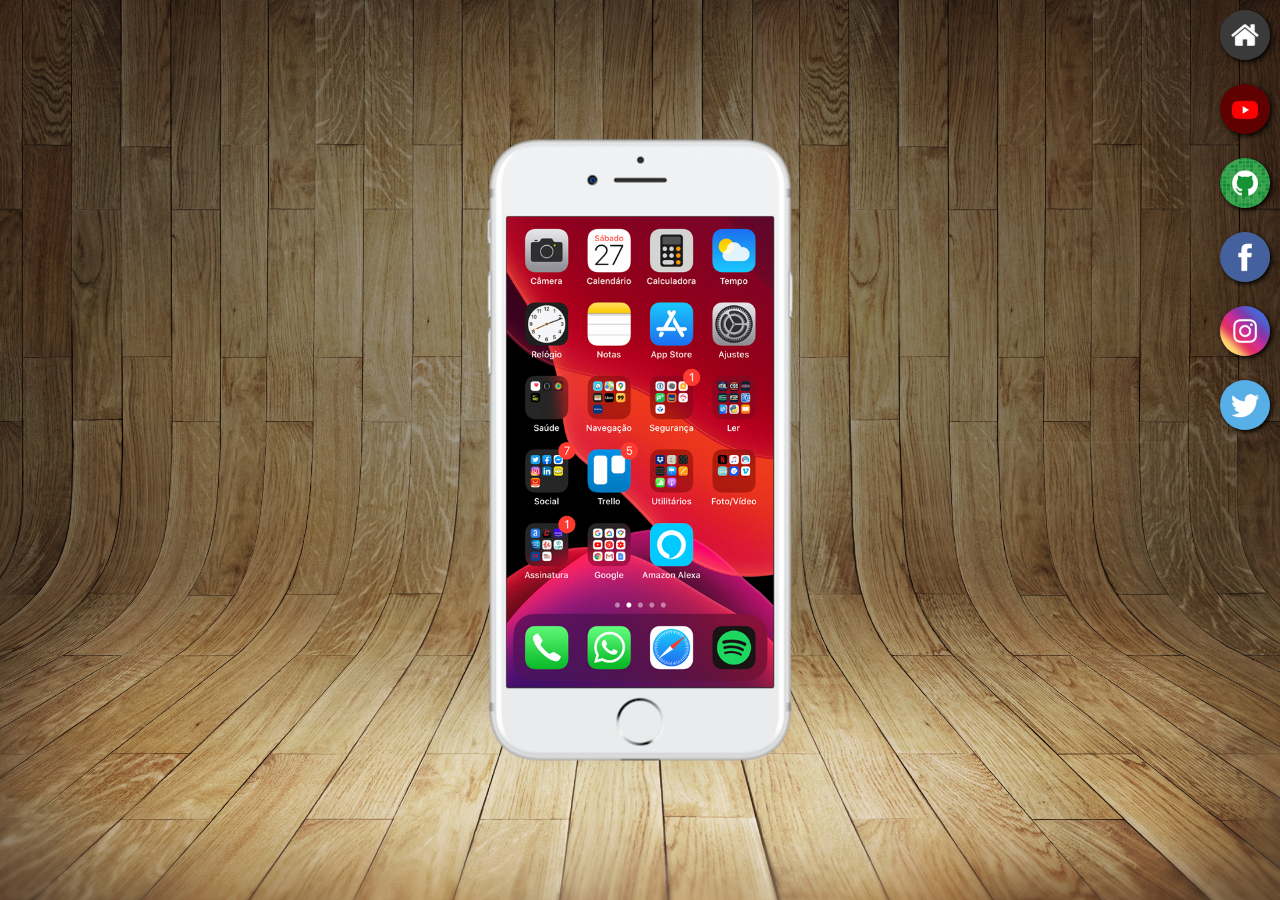
<file: index.html>
<!DOCTYPE html>
<html lang="pt-br">
<head>
    <meta charset="UTF-8">
    <meta http-equiv="X-UA-Compatible" content="IE=edge">
    <meta name="viewport" content="width=device-width, initial-scale=1.0">
    <link rel="shortcut icon" href="favicon.ico" type="image/x-icon">
    <link rel="stylesheet" href="estilos/style.css">
    <title>projetos sociais</title>
  
</head>
<body>
    <main>
        <section id="telefone">
            <iframe src="home.html" name="tela" id="tela" frameborder="0"></iframe>
        </section>
        <section id="rede-social">
            <a href="home.html" target="tela"><img src="imagens/logo-home.jpg" alt=""></a> <br>
            <a href="youtube.html" target="tela"><img src="imagens/logo-youtube.jpg" alt=""></a> <br>
            <a href="github.html" target="tela"><img src="imagens/logo-github.jpg" alt=""></a> <br>
            <a href="facebook.html" target="tela"><img src="imagens/logo-facebook.jpg" alt=""></a> <br>
            <a href="instagram.html" target="tela"><img src="imagens/logo-instagram.jpg" alt=""></a> <br>
            <a href="twitter.html" target="tela"><img src="imagens/logo-twitter.jpg" alt=""></a>


        </section>
    </main>
</body>
</html>
</file>
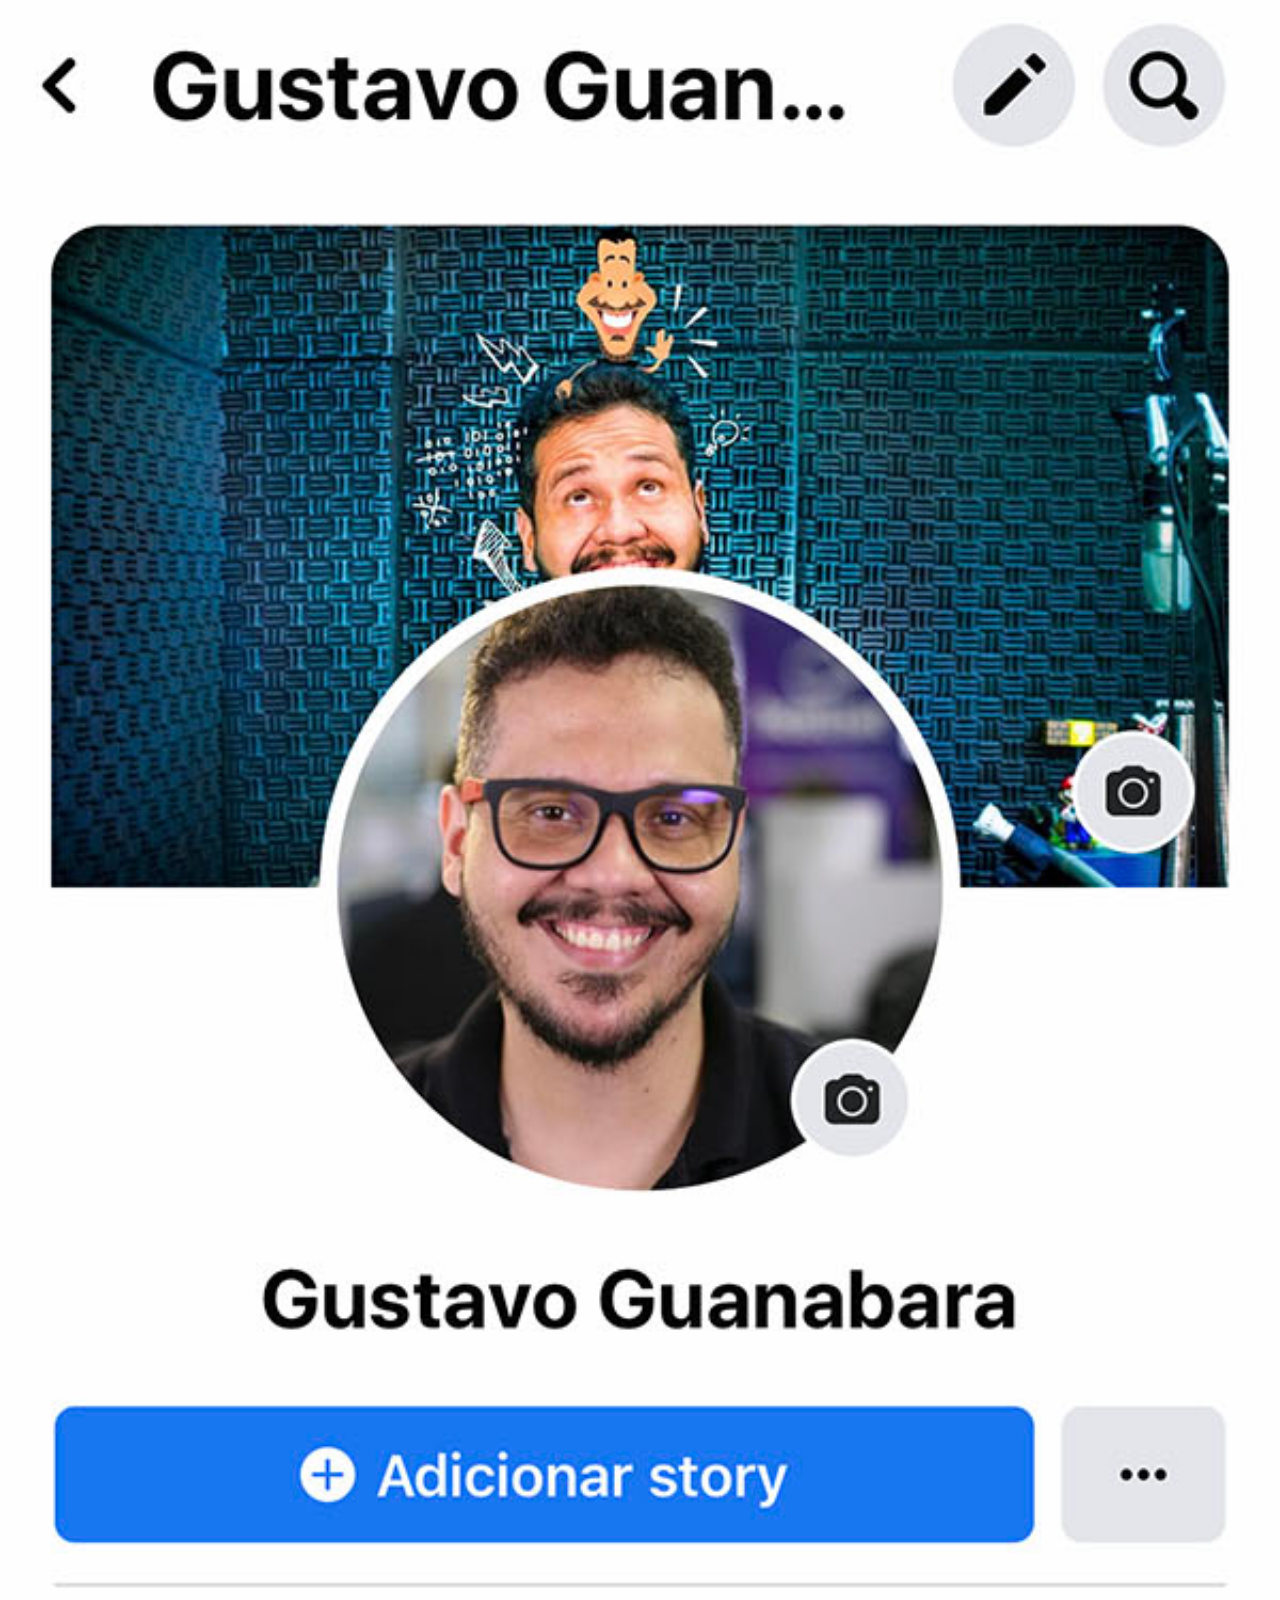
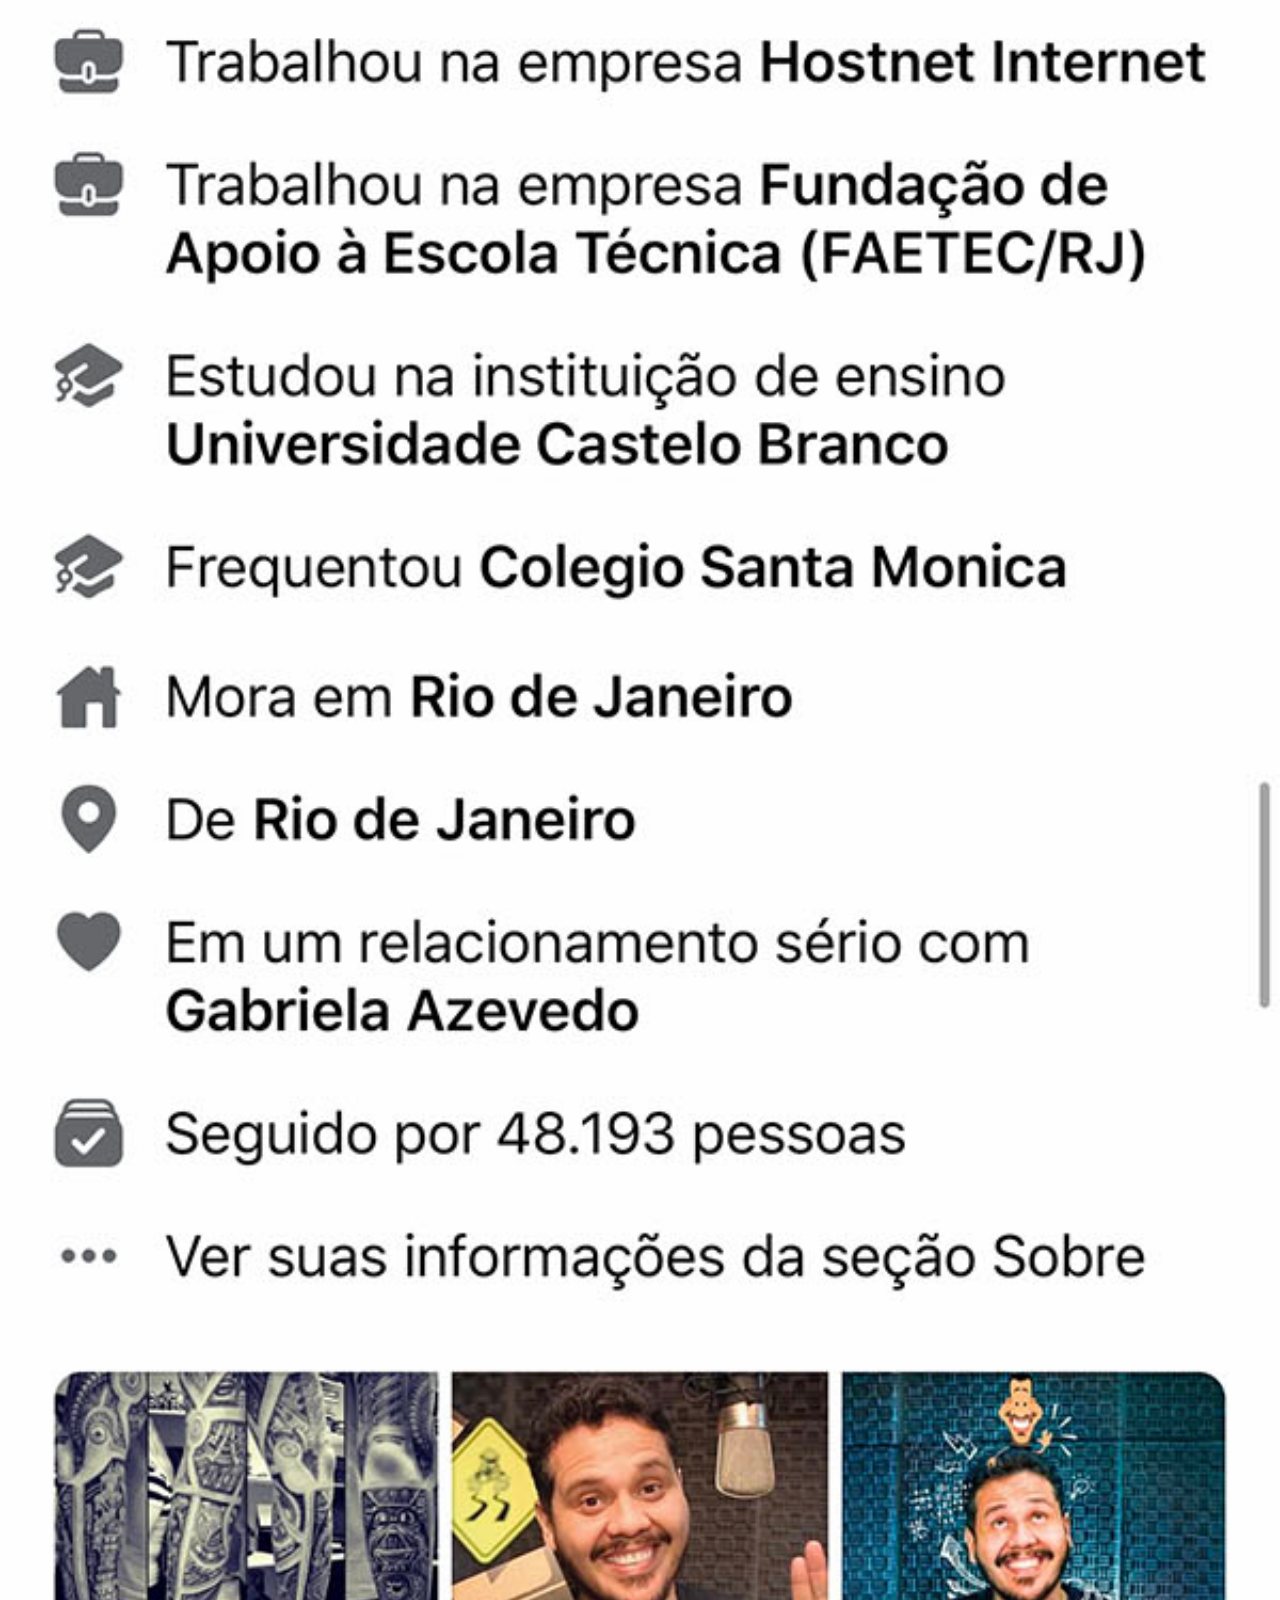
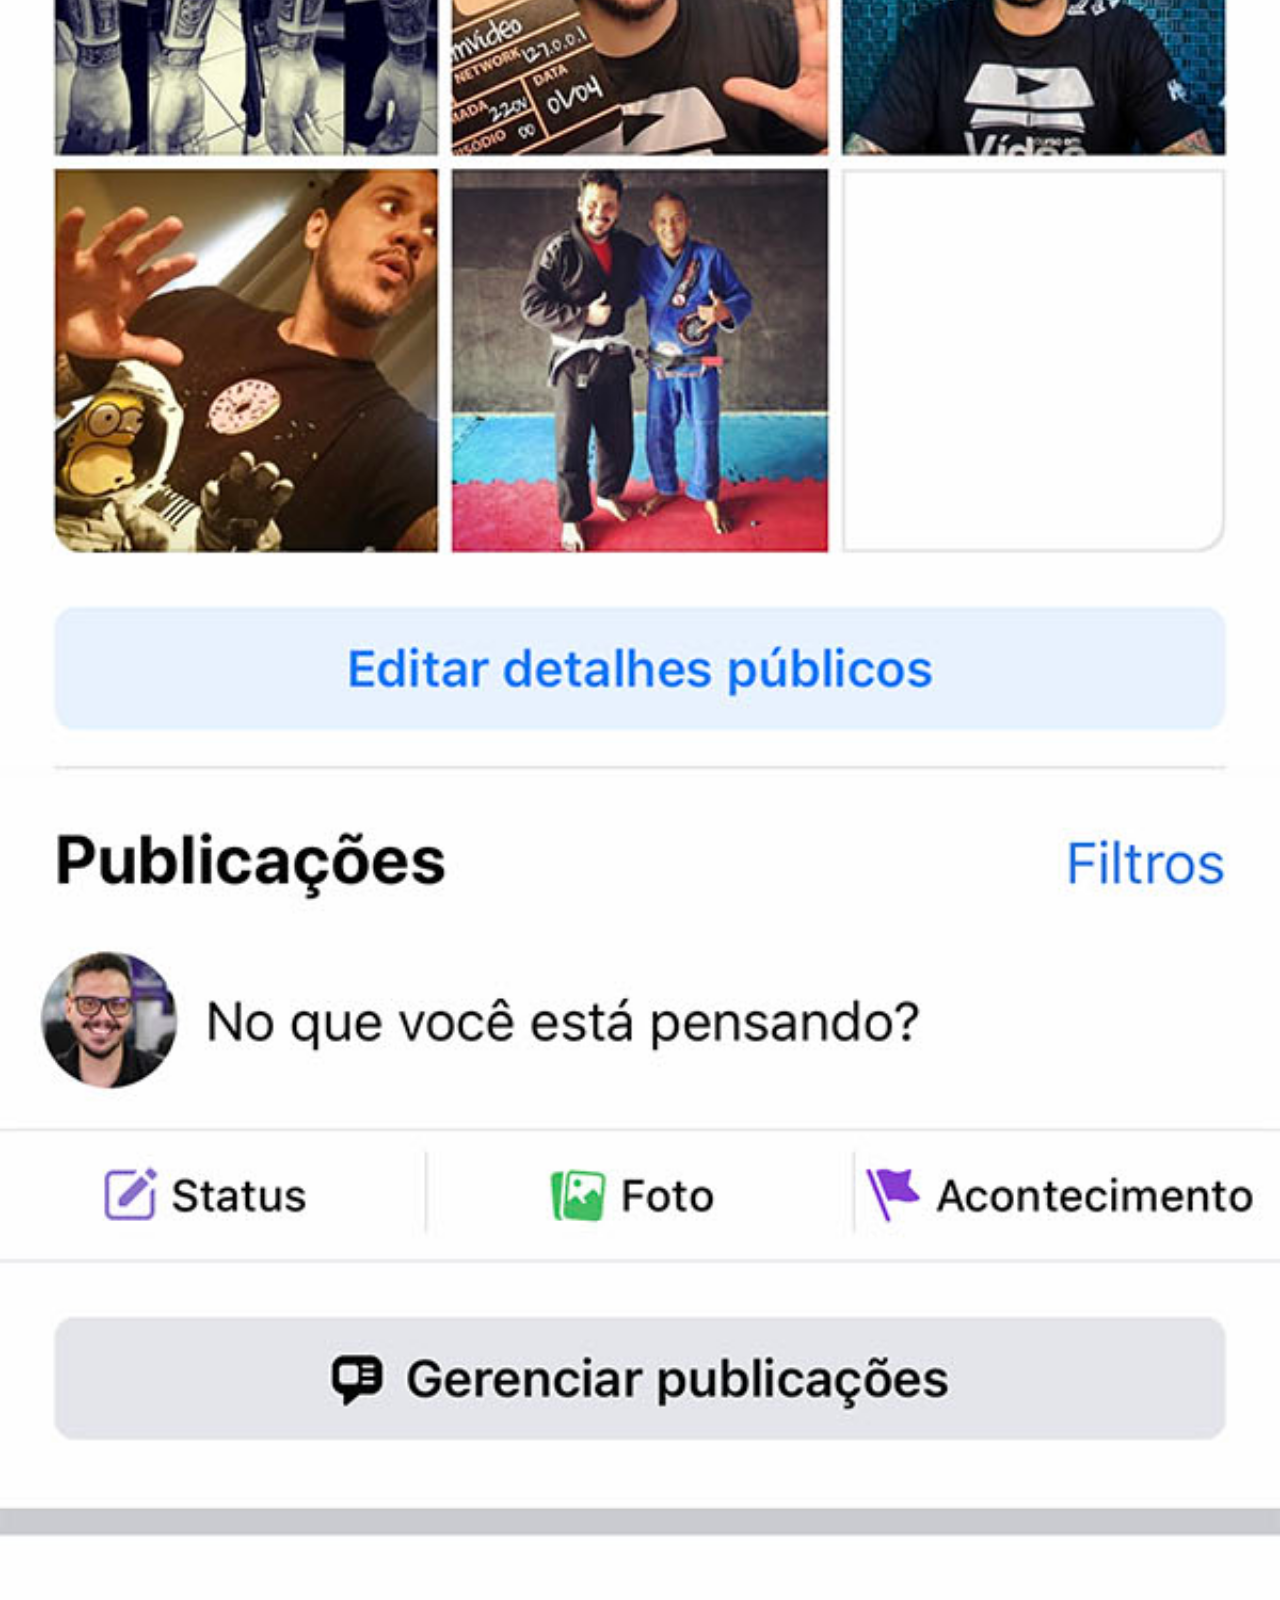
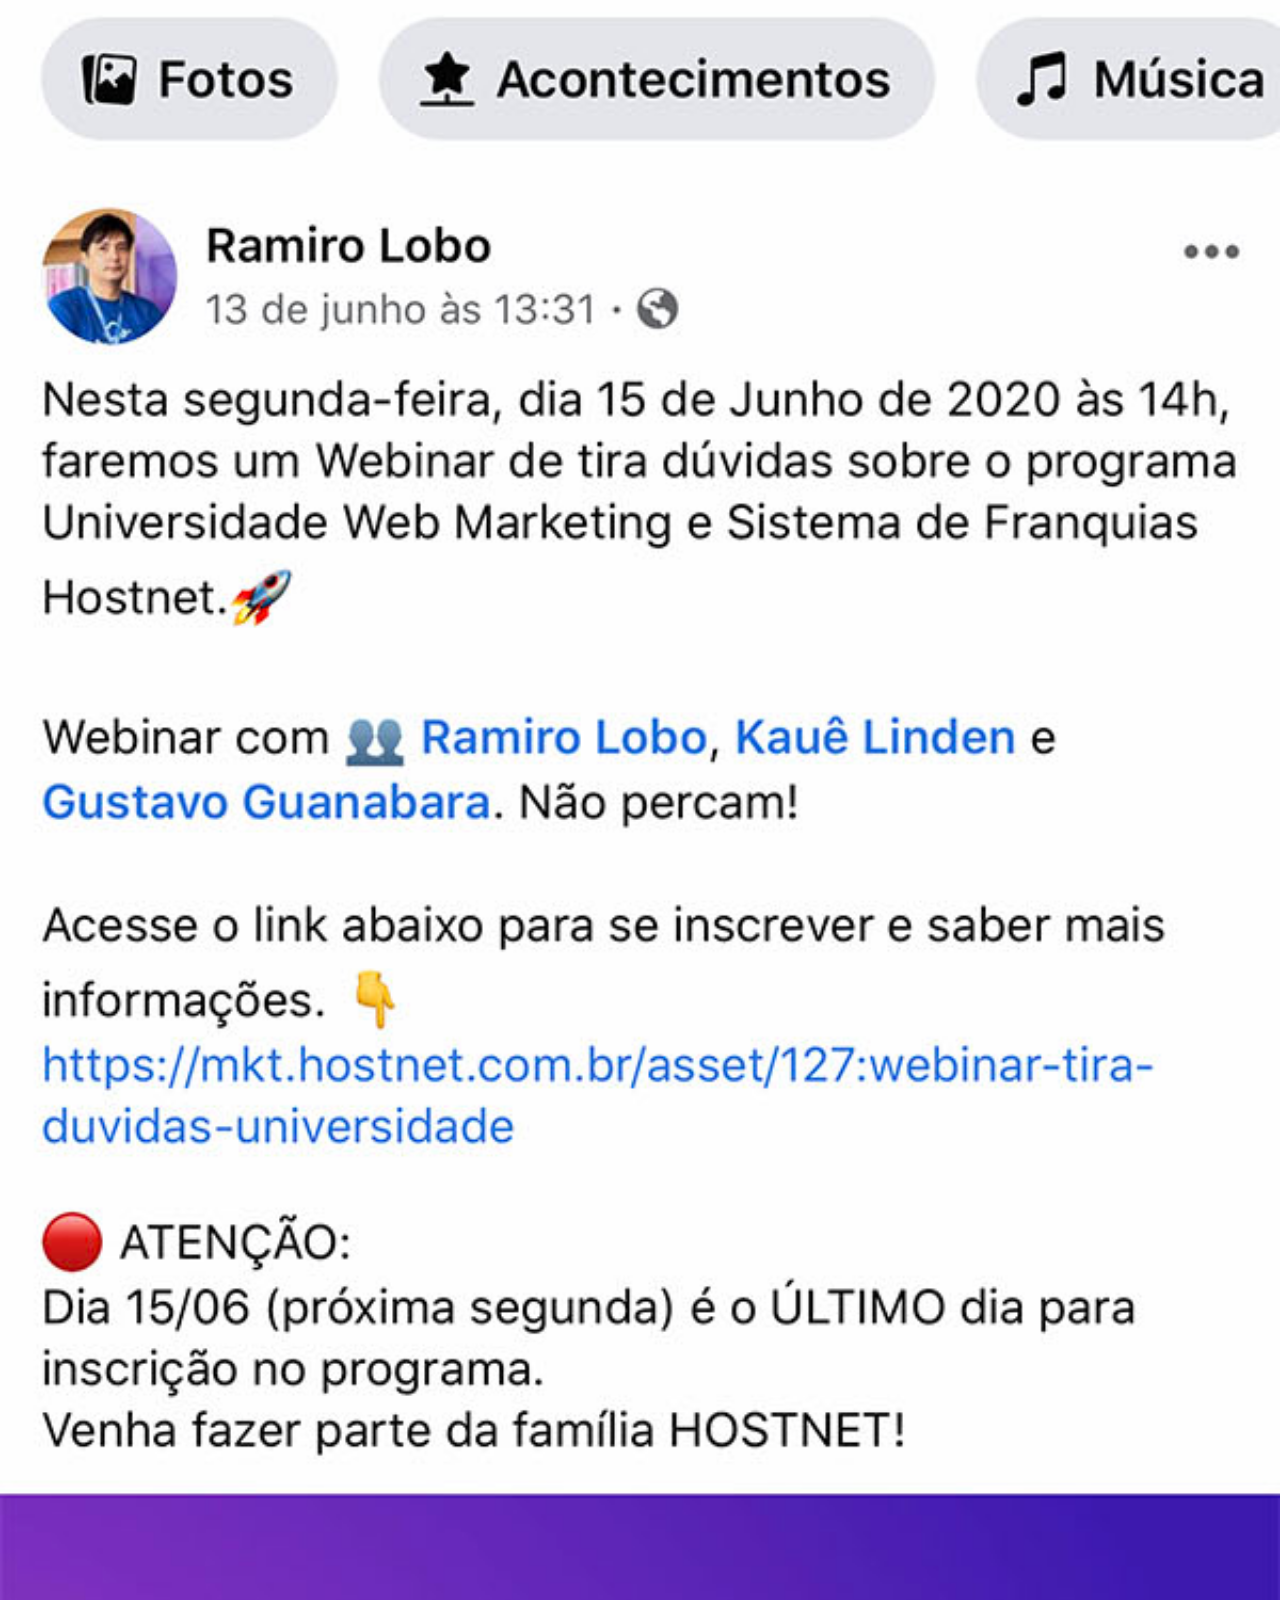
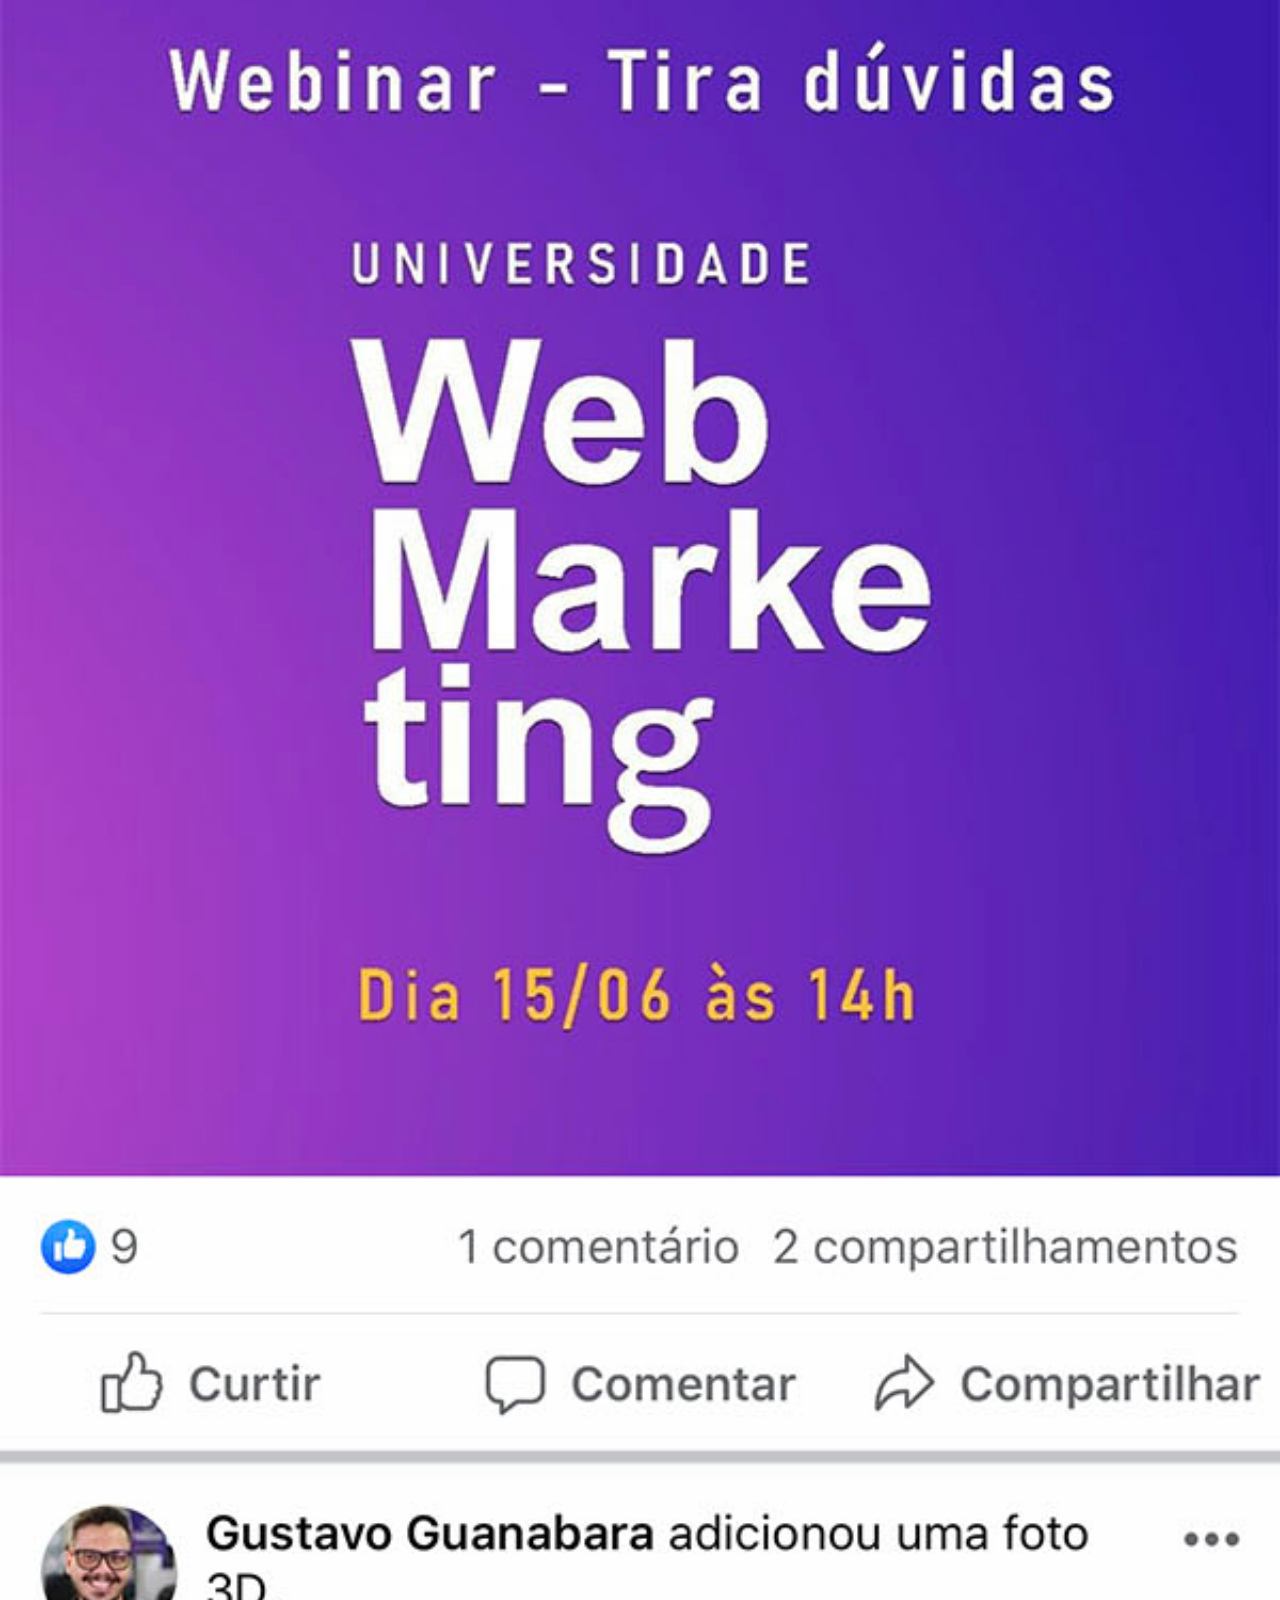
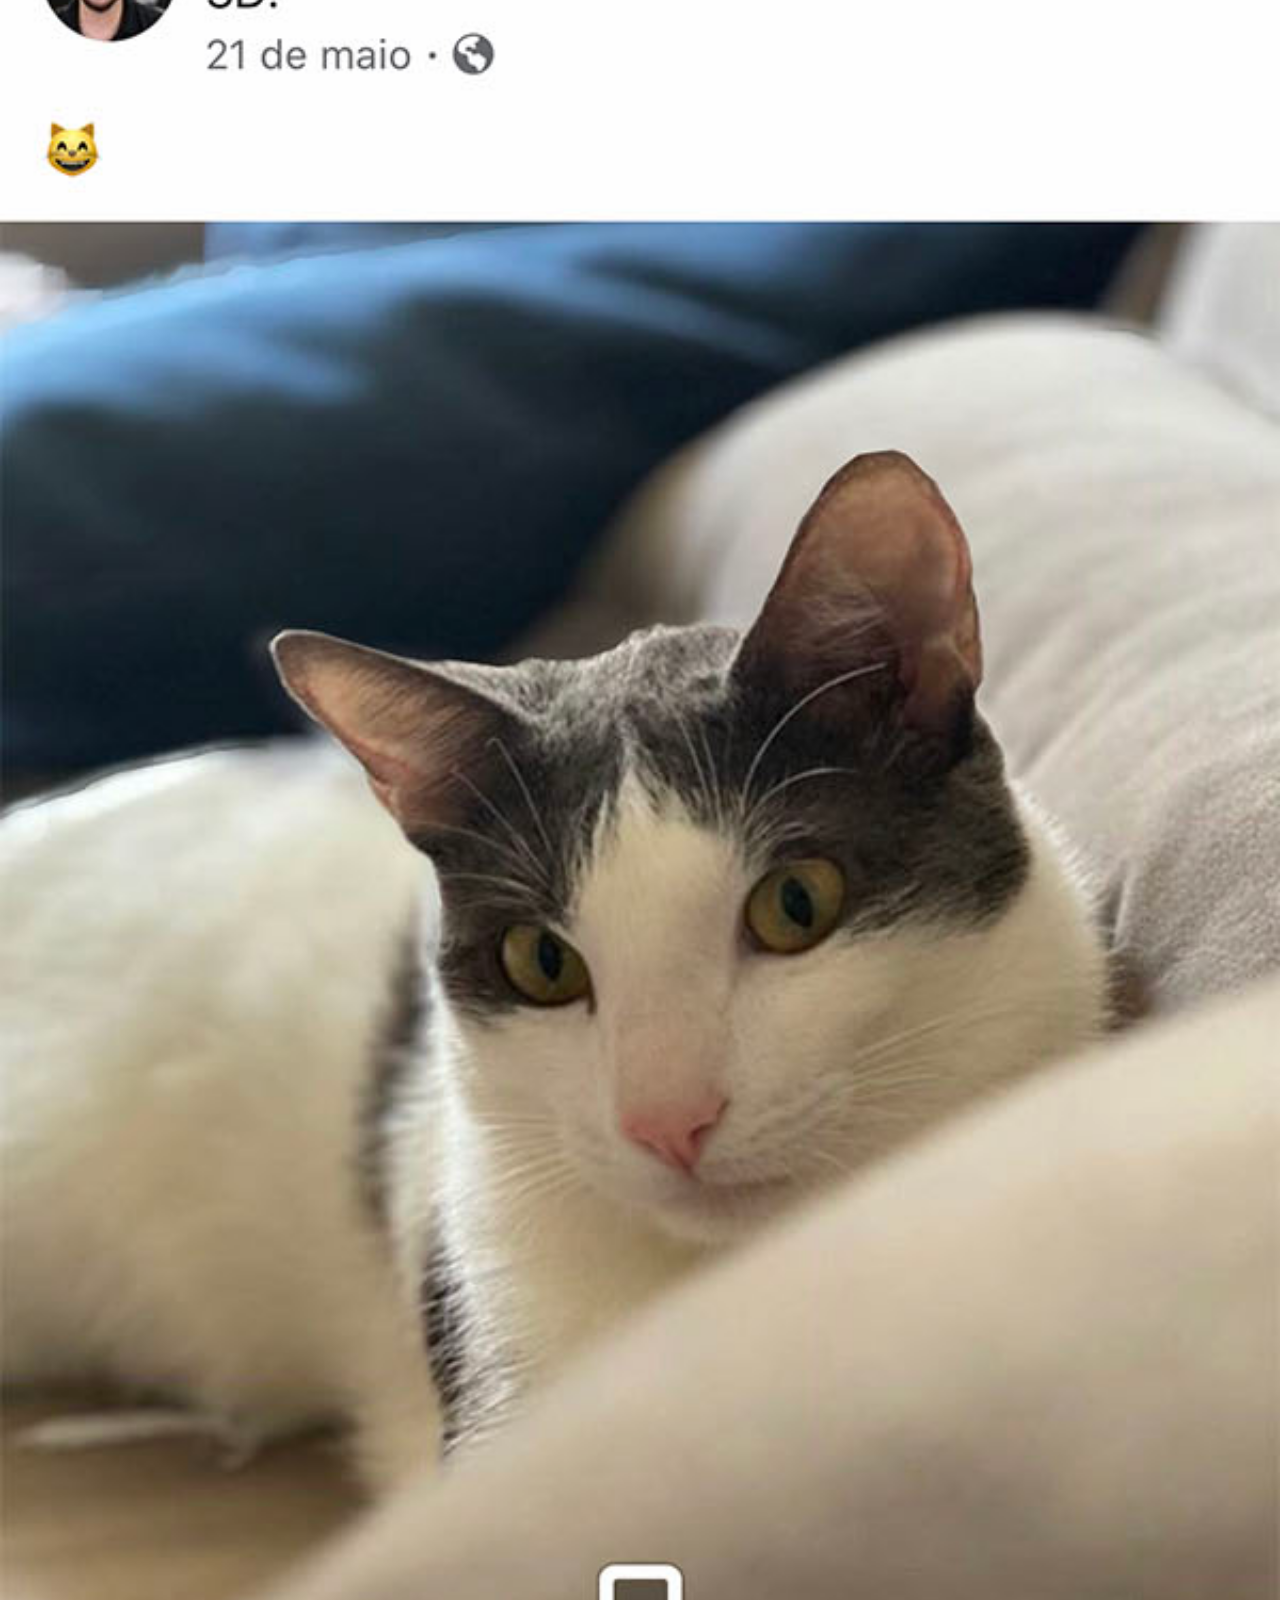
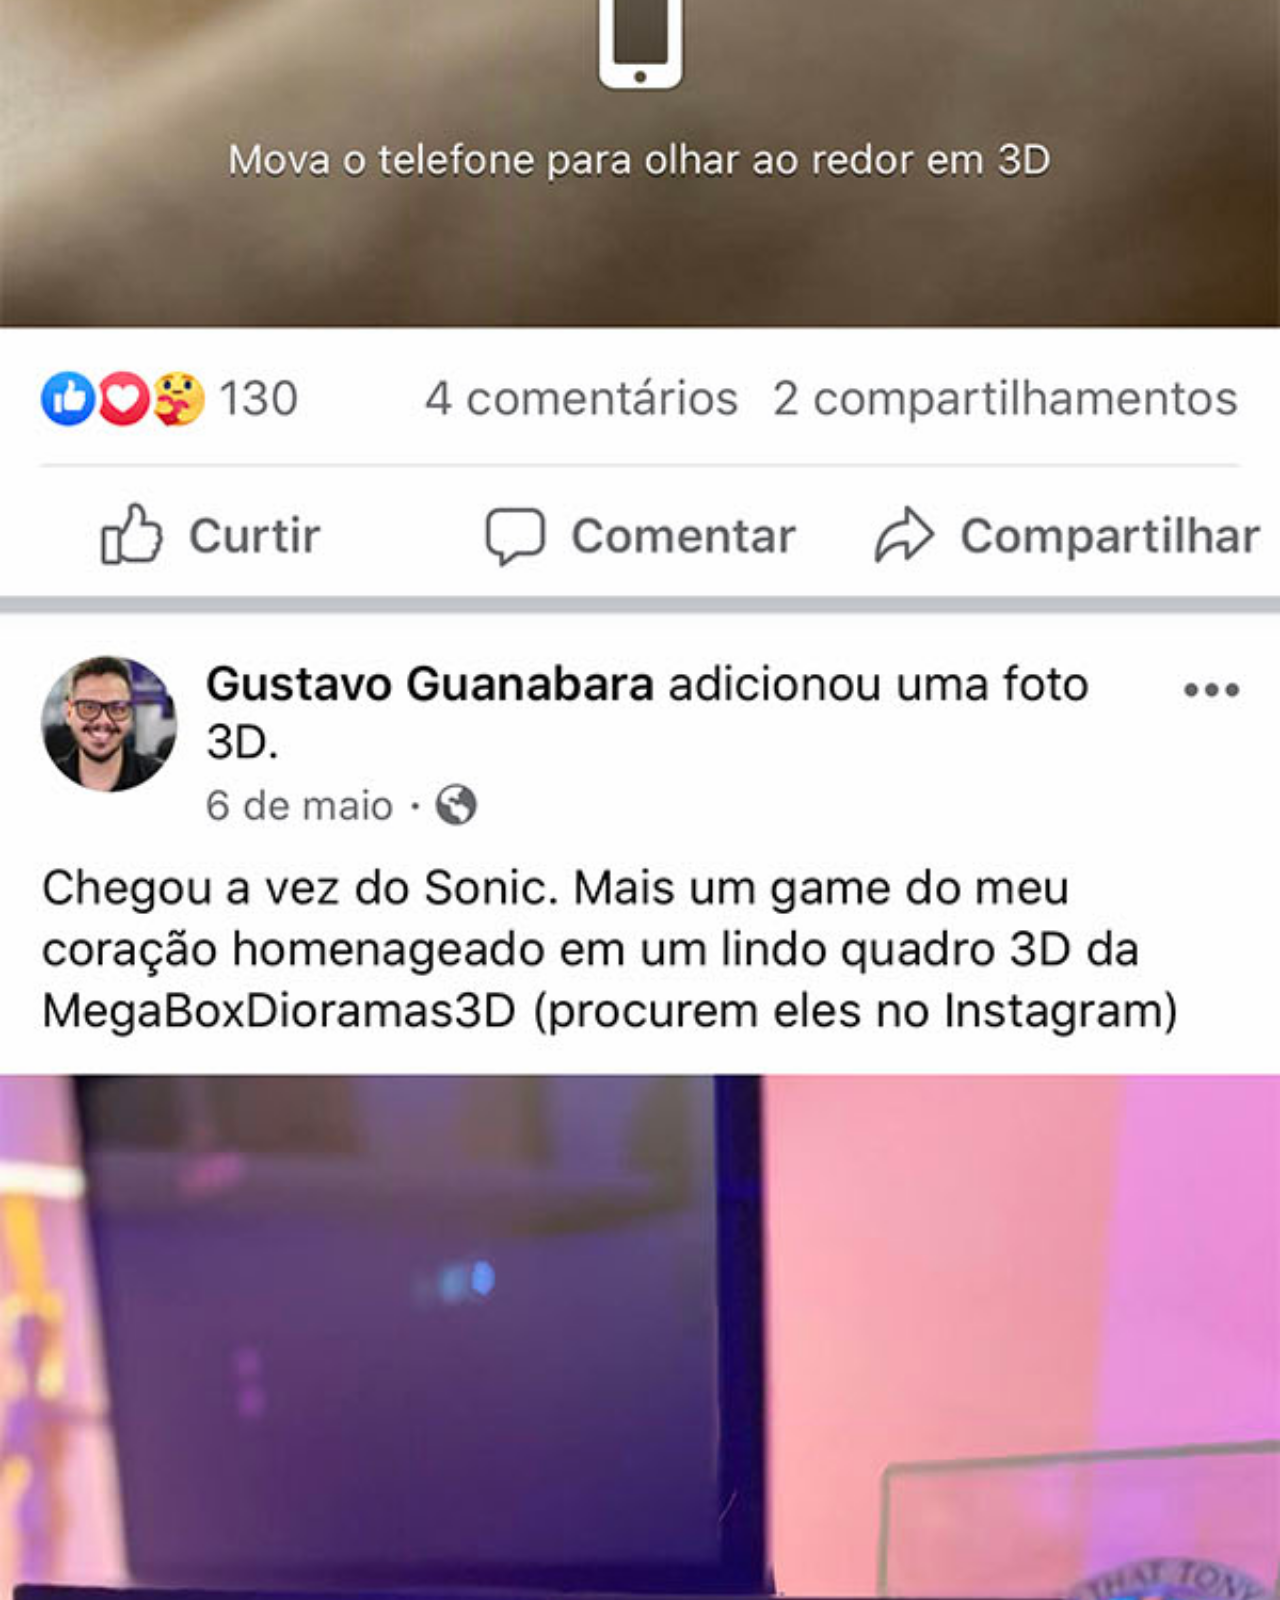
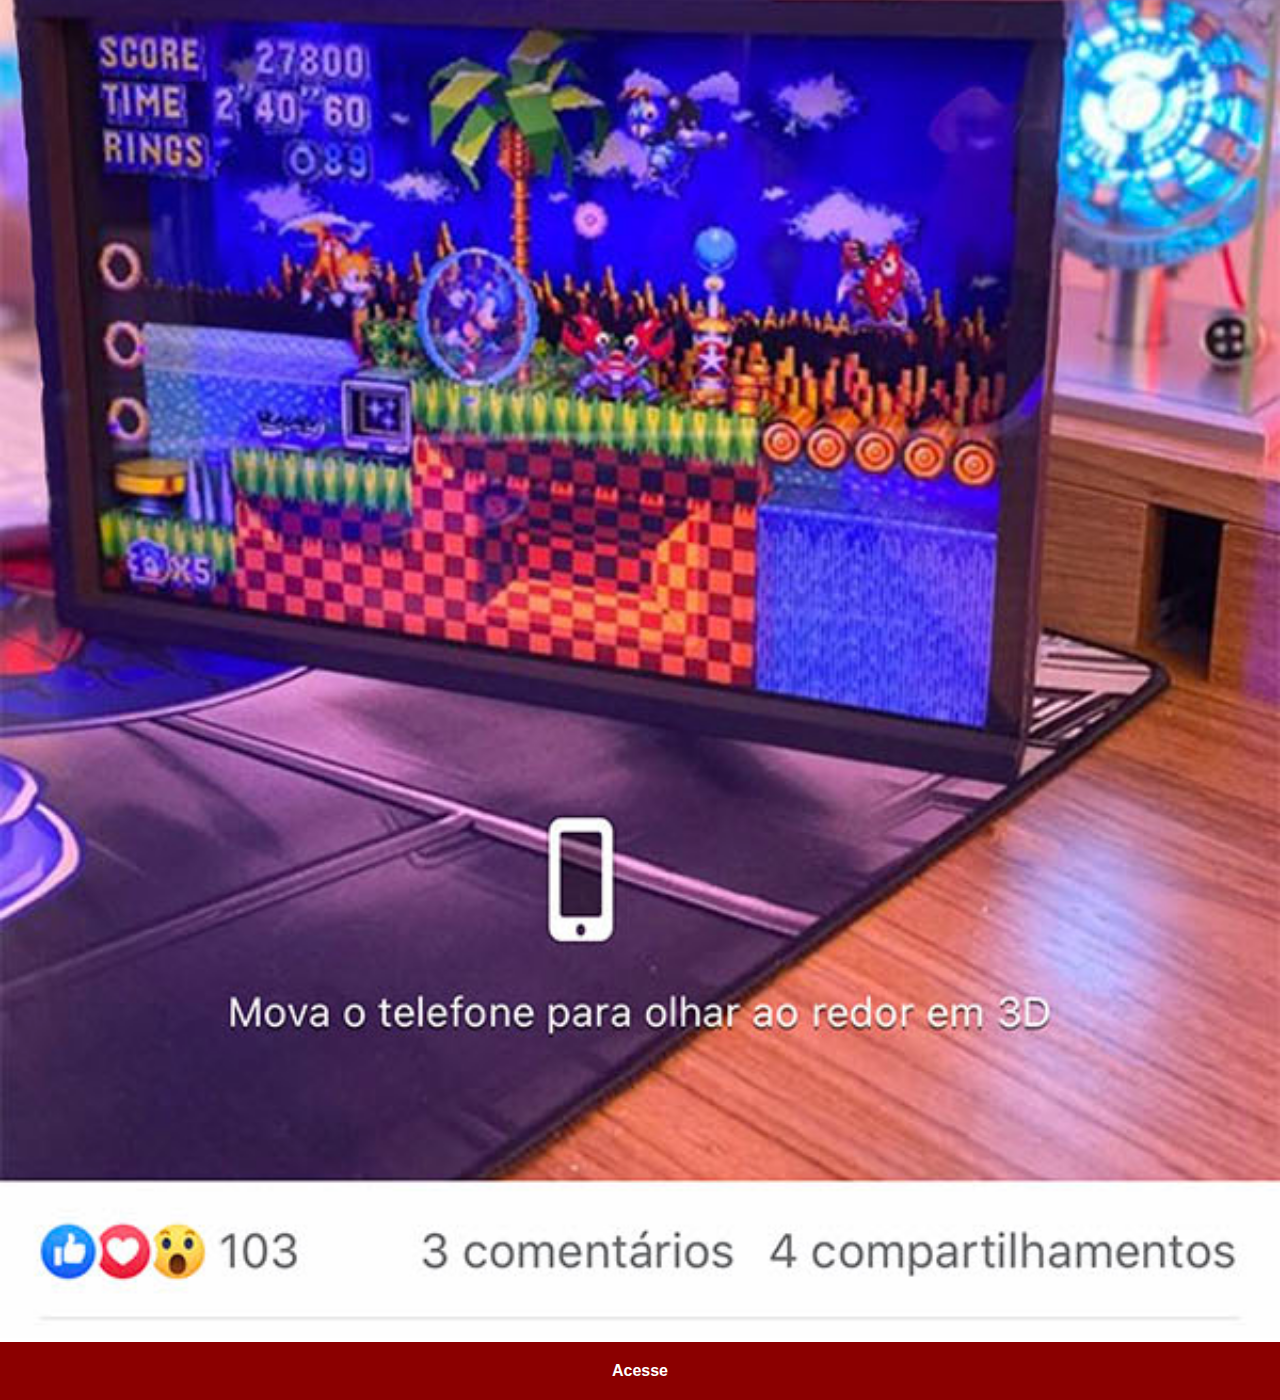
<file: facebook.html>
<!DOCTYPE html>
<html lang="pt-br">
<head>
    <meta charset="UTF-8">
    <meta http-equiv="X-UA-Compatible" content="IE=edge">
    <meta name="viewport" content="width=device-width, initial-scale=1.0">
    <title>Facebook</title>
    <link rel="stylesheet" href="estilos/social.css">
</head>
<body>
    <img src="imagens/tela-facebook.jpg" alt="">
    <a href="https://www.facebook.com/gustavoguanabara" target="_blank">Acesse</a>
</body>
</html>
</file>
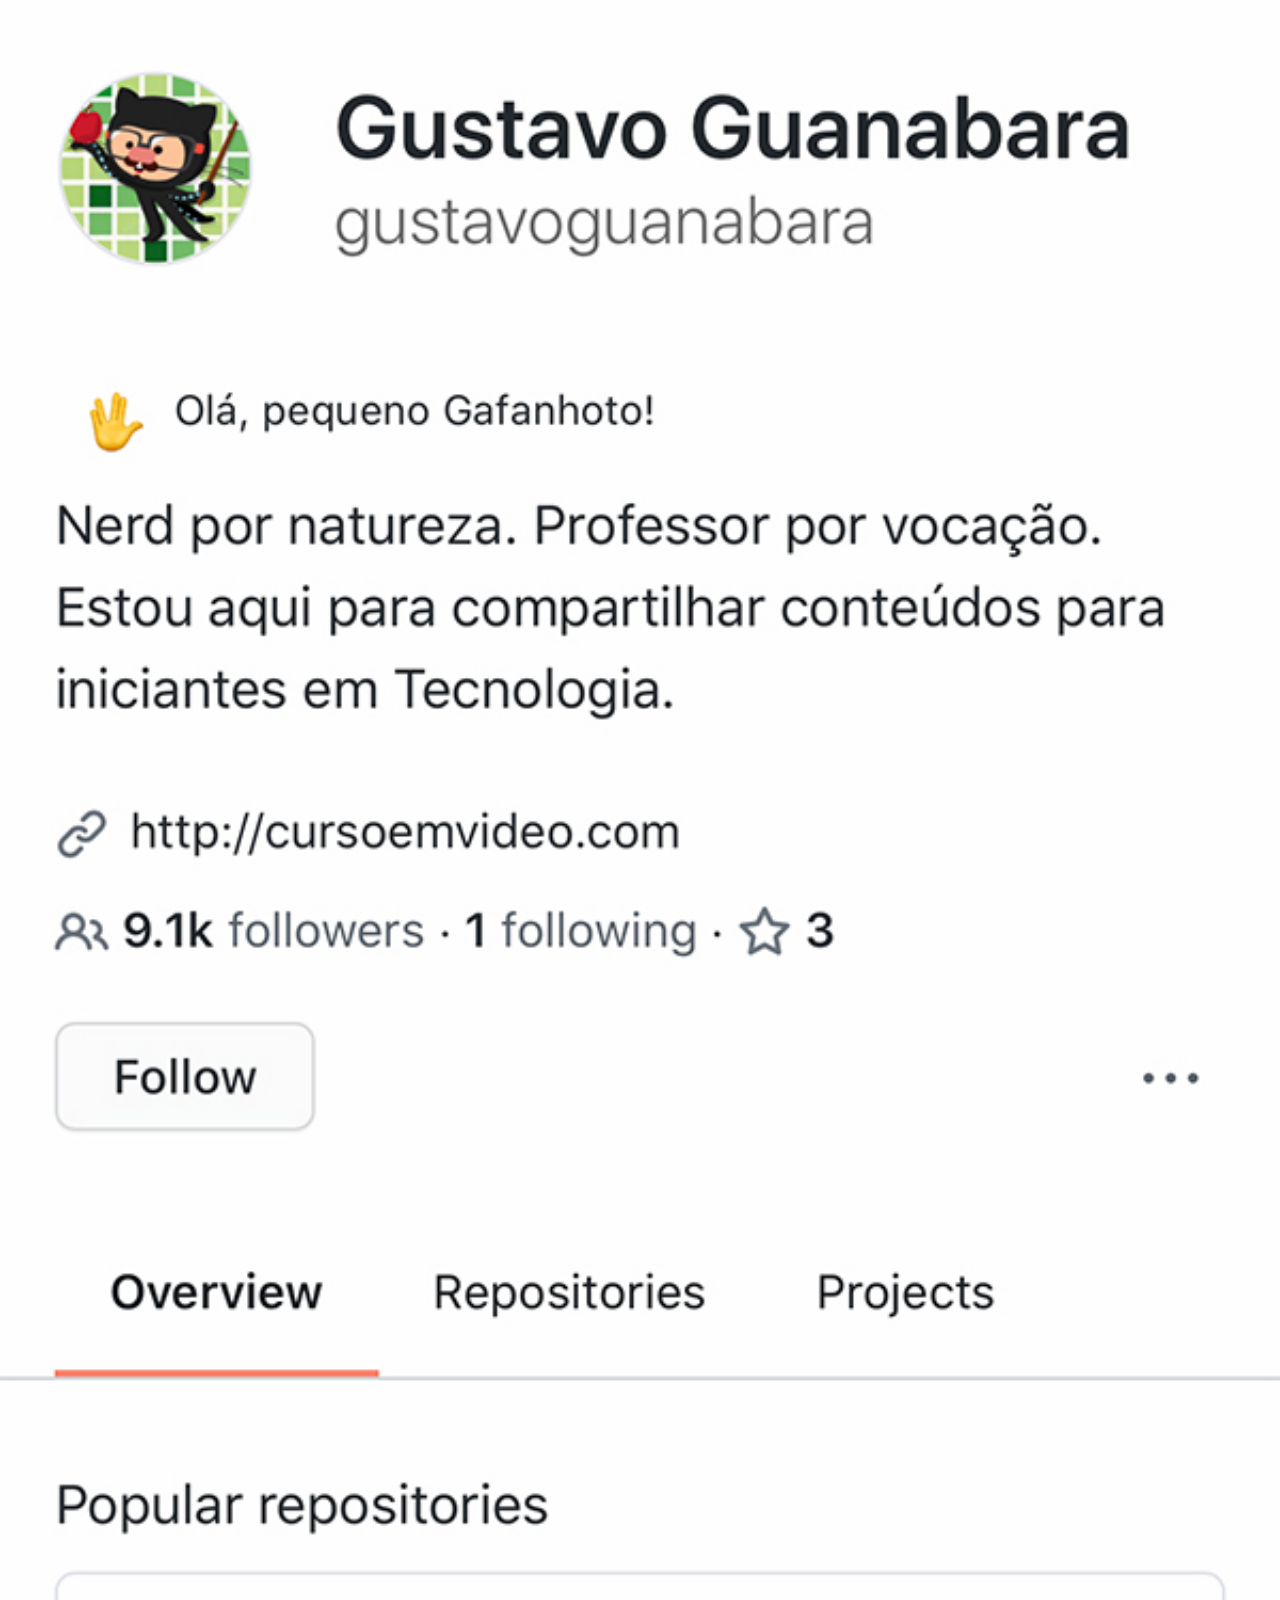
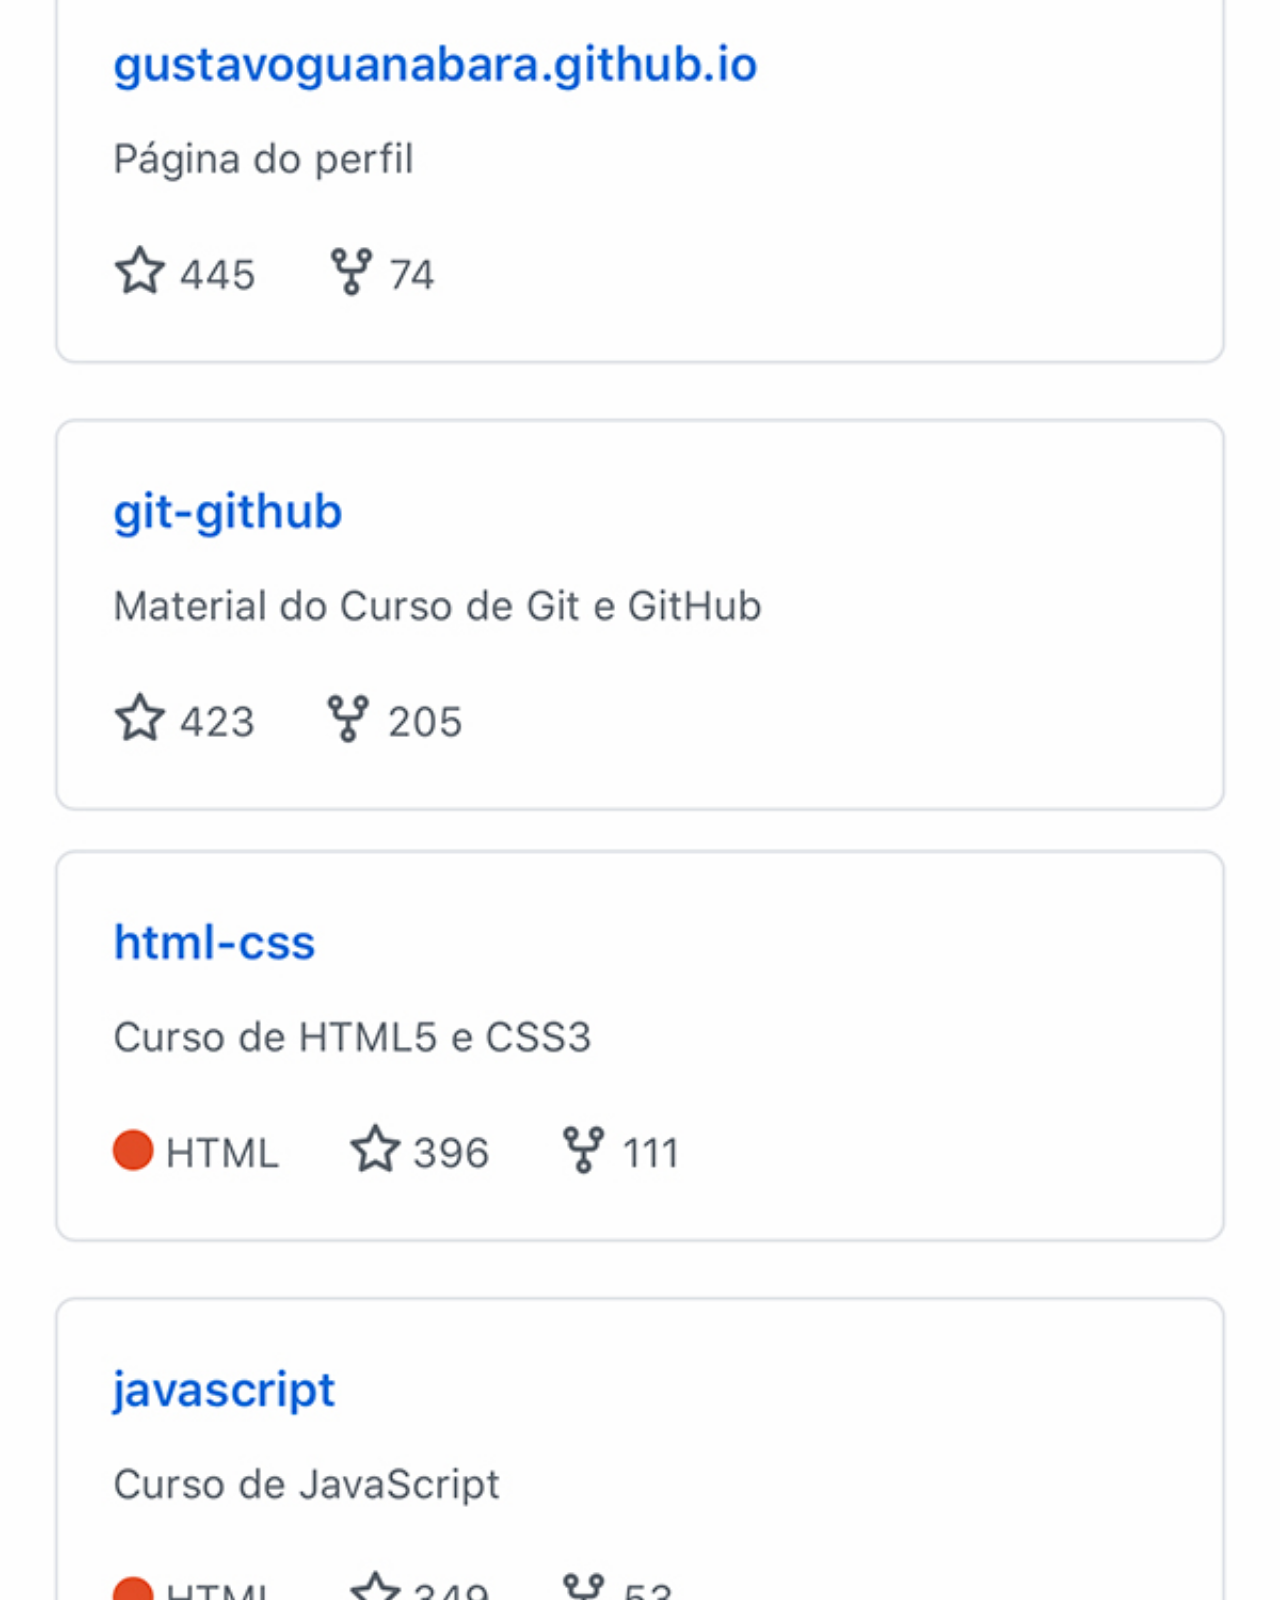
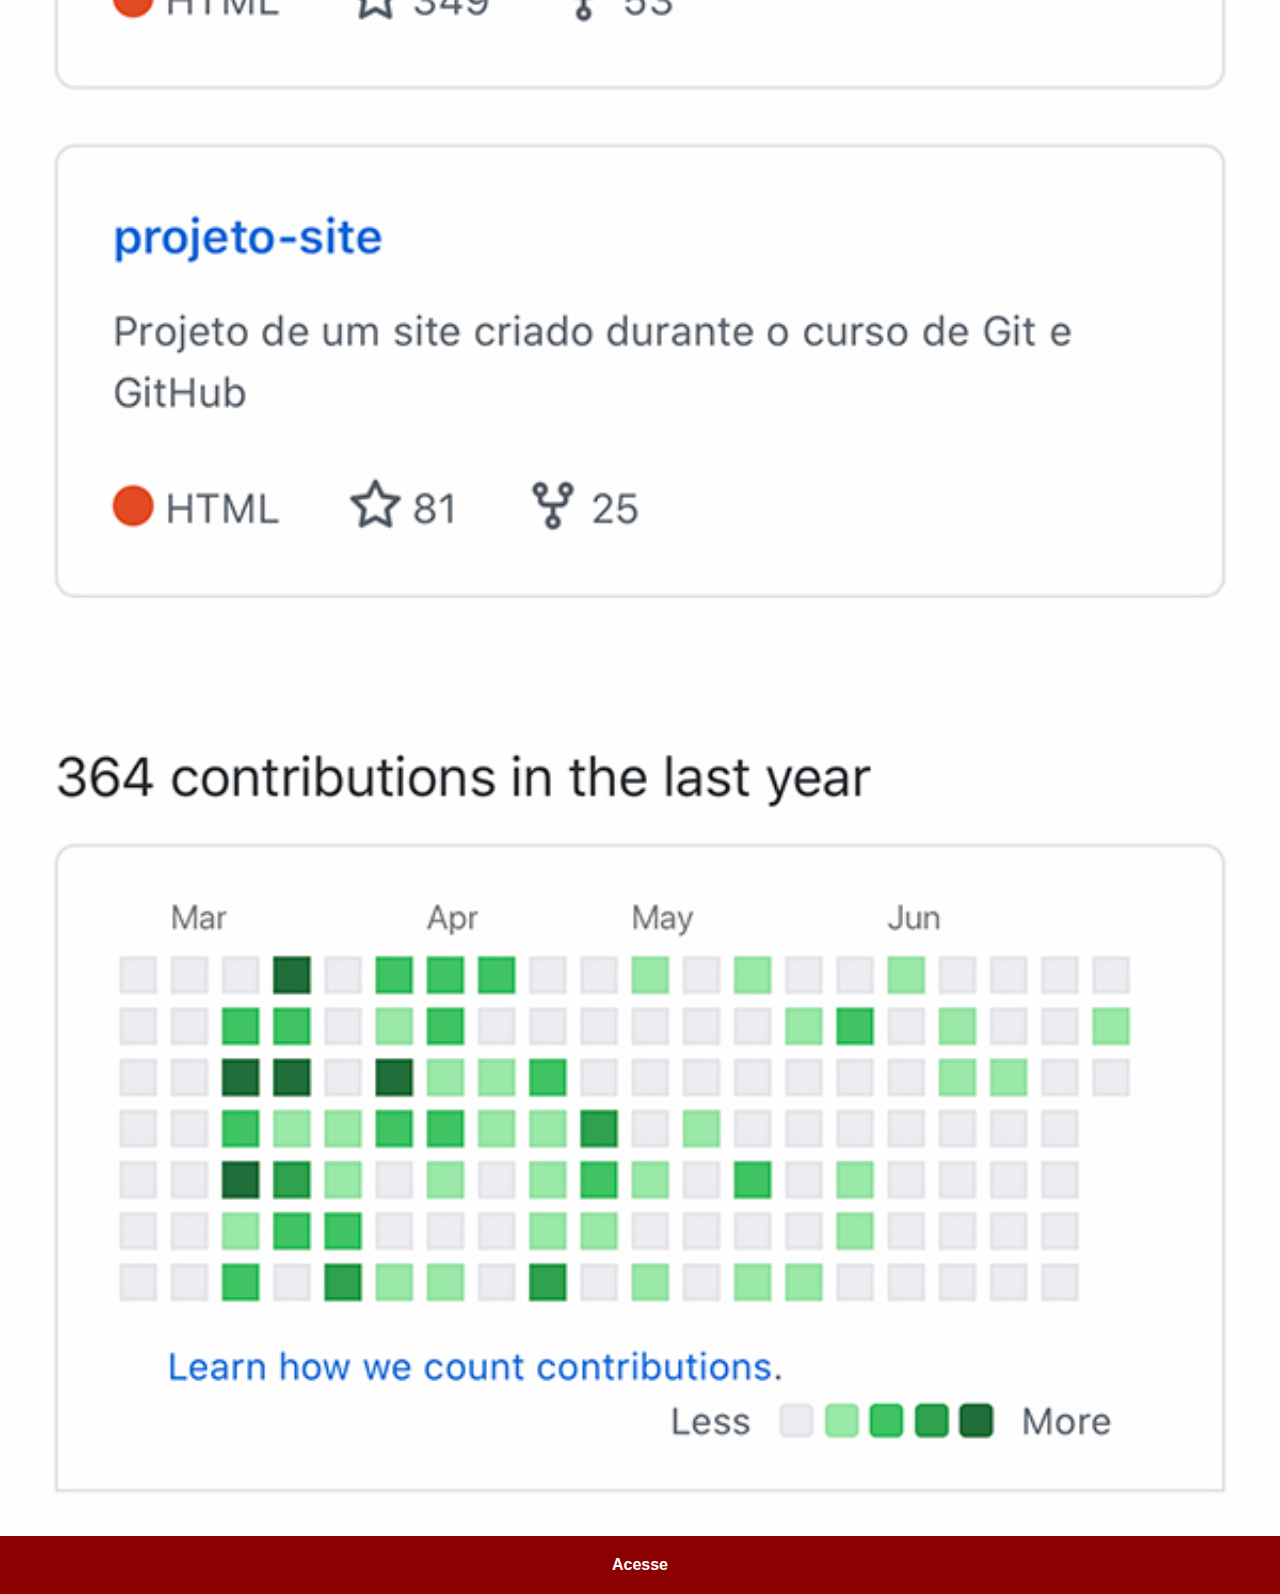
<file: github.html>
<!DOCTYPE html>
<html lang="pt-br">
<head>
    <meta charset="UTF-8">
    <meta http-equiv="X-UA-Compatible" content="IE=edge">
    <meta name="viewport" content="width=device-width, initial-scale=1.0">
    <title>Github</title>
    <link rel="stylesheet" href="estilos/social.css">
</head>
<body>
    <img src="imagens/tela-github.jpg" alt="">
    <a href="https://github.com/gustavoguanabara" target="_blank">Acesse</a>
</body>
</html>
</file>
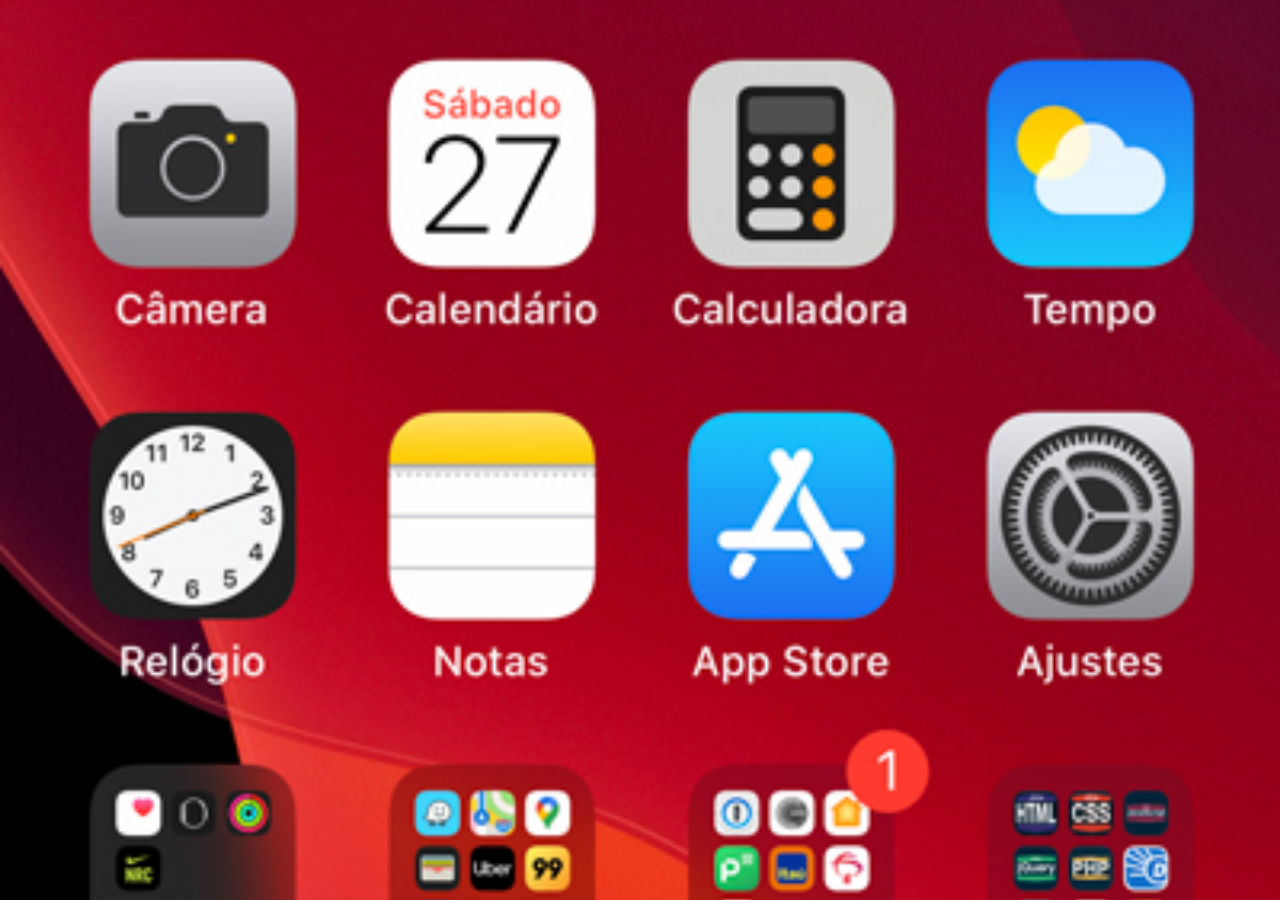
<file: home.html>
<!DOCTYPE html>
<html lang="pt-br">
<head>
    <meta charset="UTF-8">
    <meta http-equiv="X-UA-Compatible" content="IE=edge">
    <meta name="viewport" content="width=device-width, initial-scale=1.0">
    <title>home</title>
</head>
<body>
    <style>
        *{
            margin: 0px;
            padding: 0px;
        }
        body{
            width: 100vw;
            height: 100vh;
            background: black url('imagens/tela-home.jpg') no-repeat top center;
            background-size: cover;
        }
    </style>
</body>
</html>
</file>
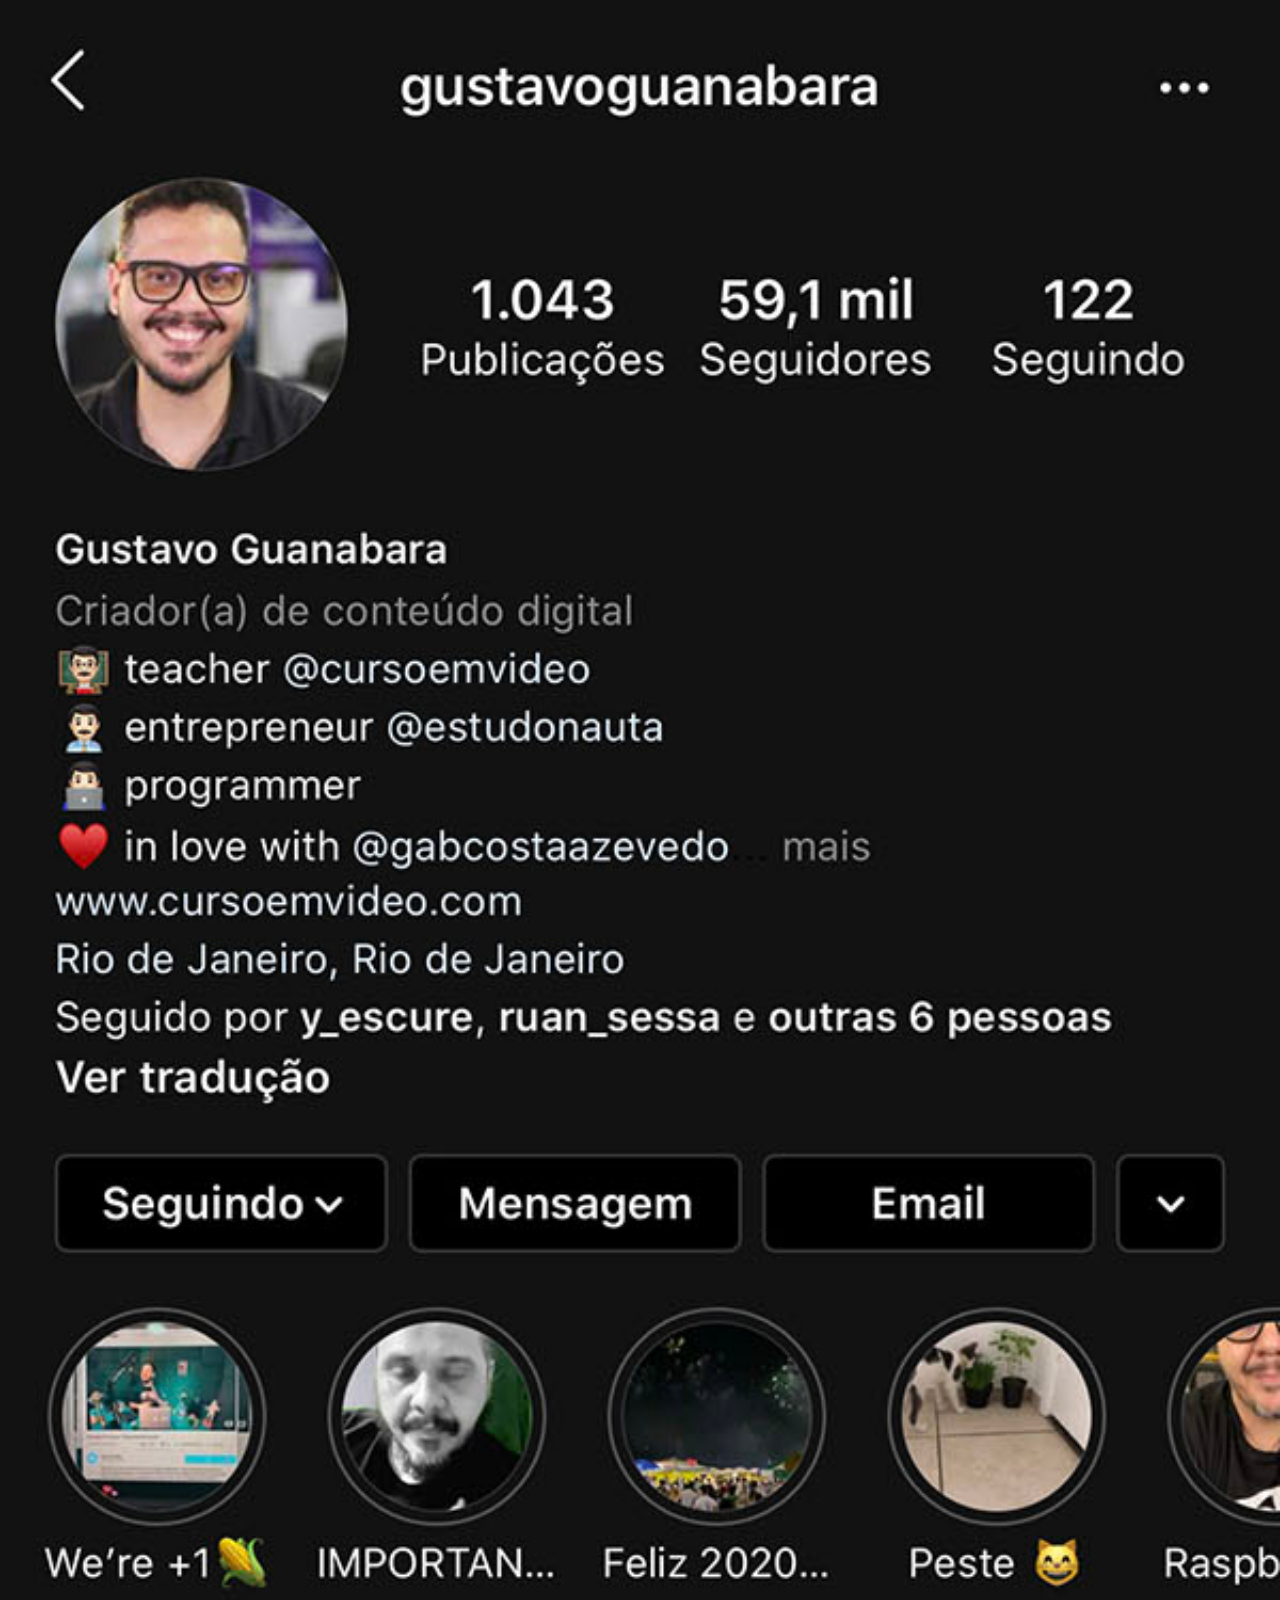
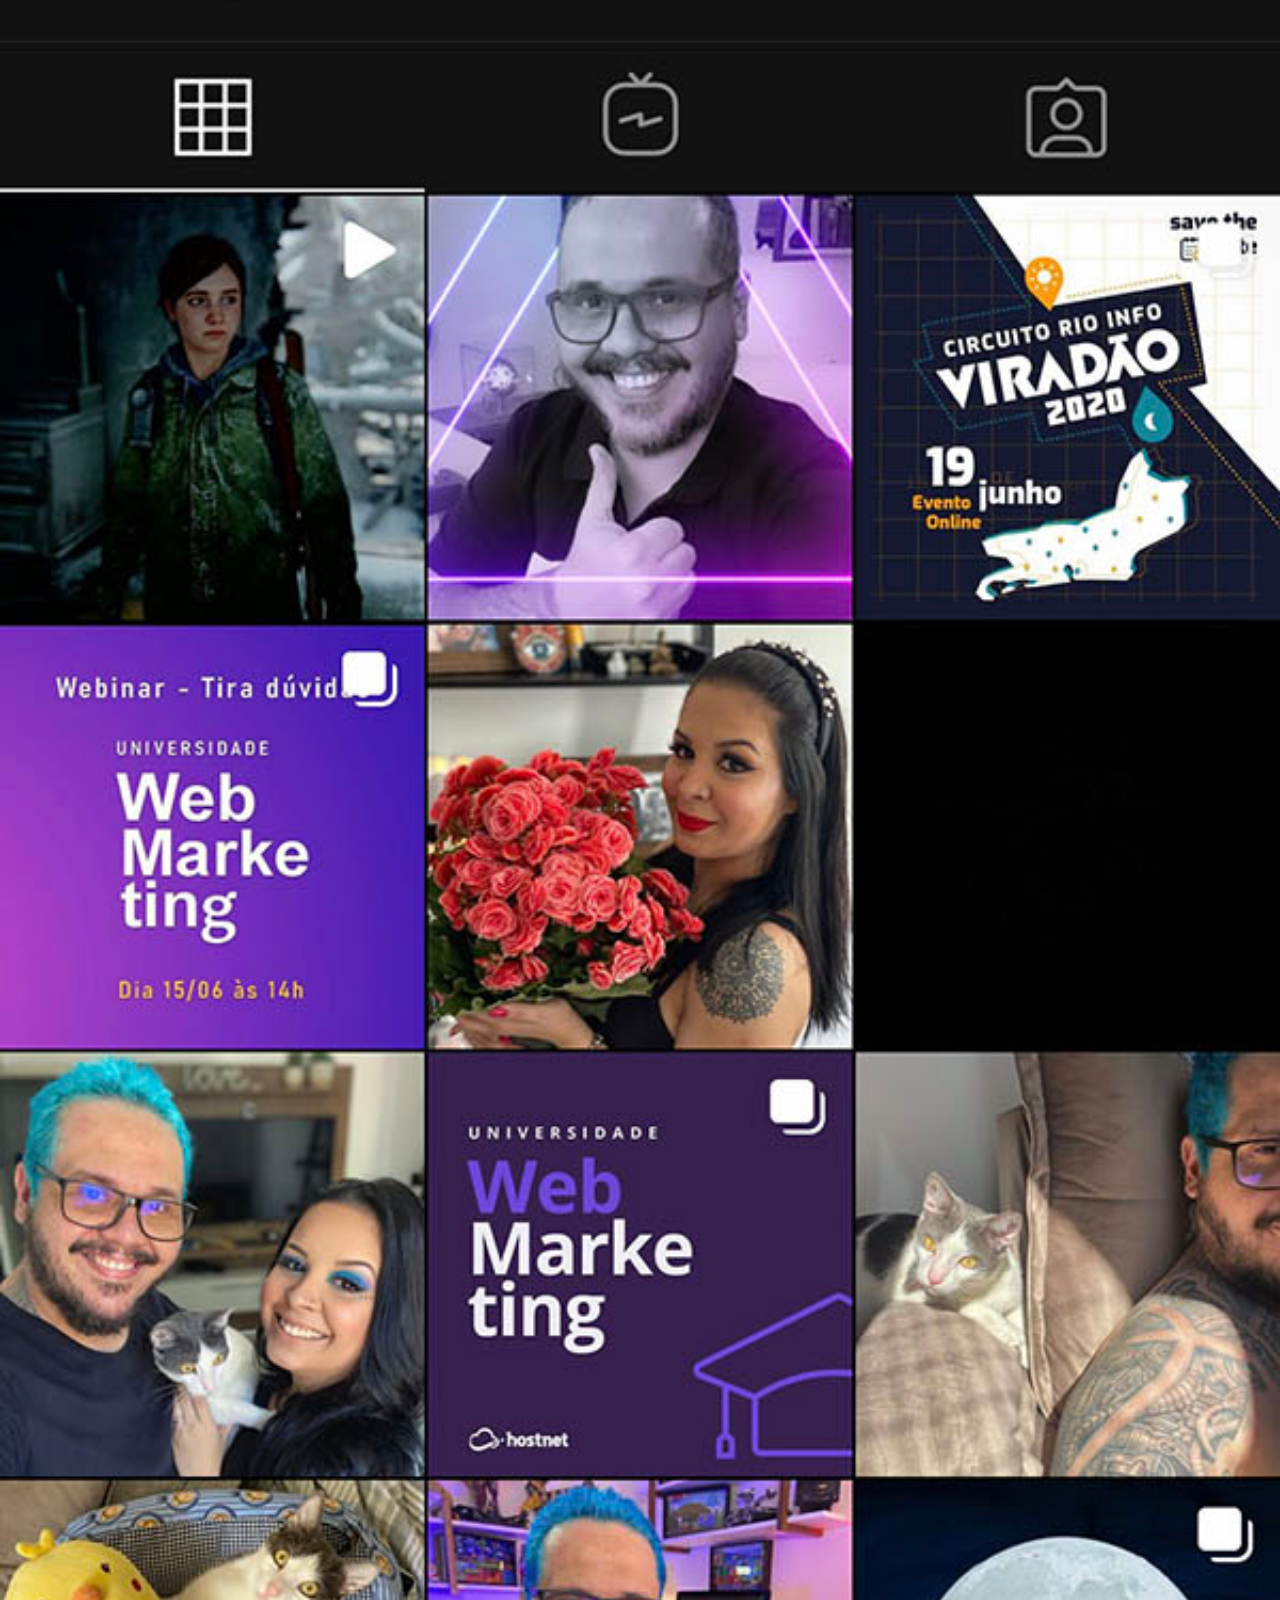
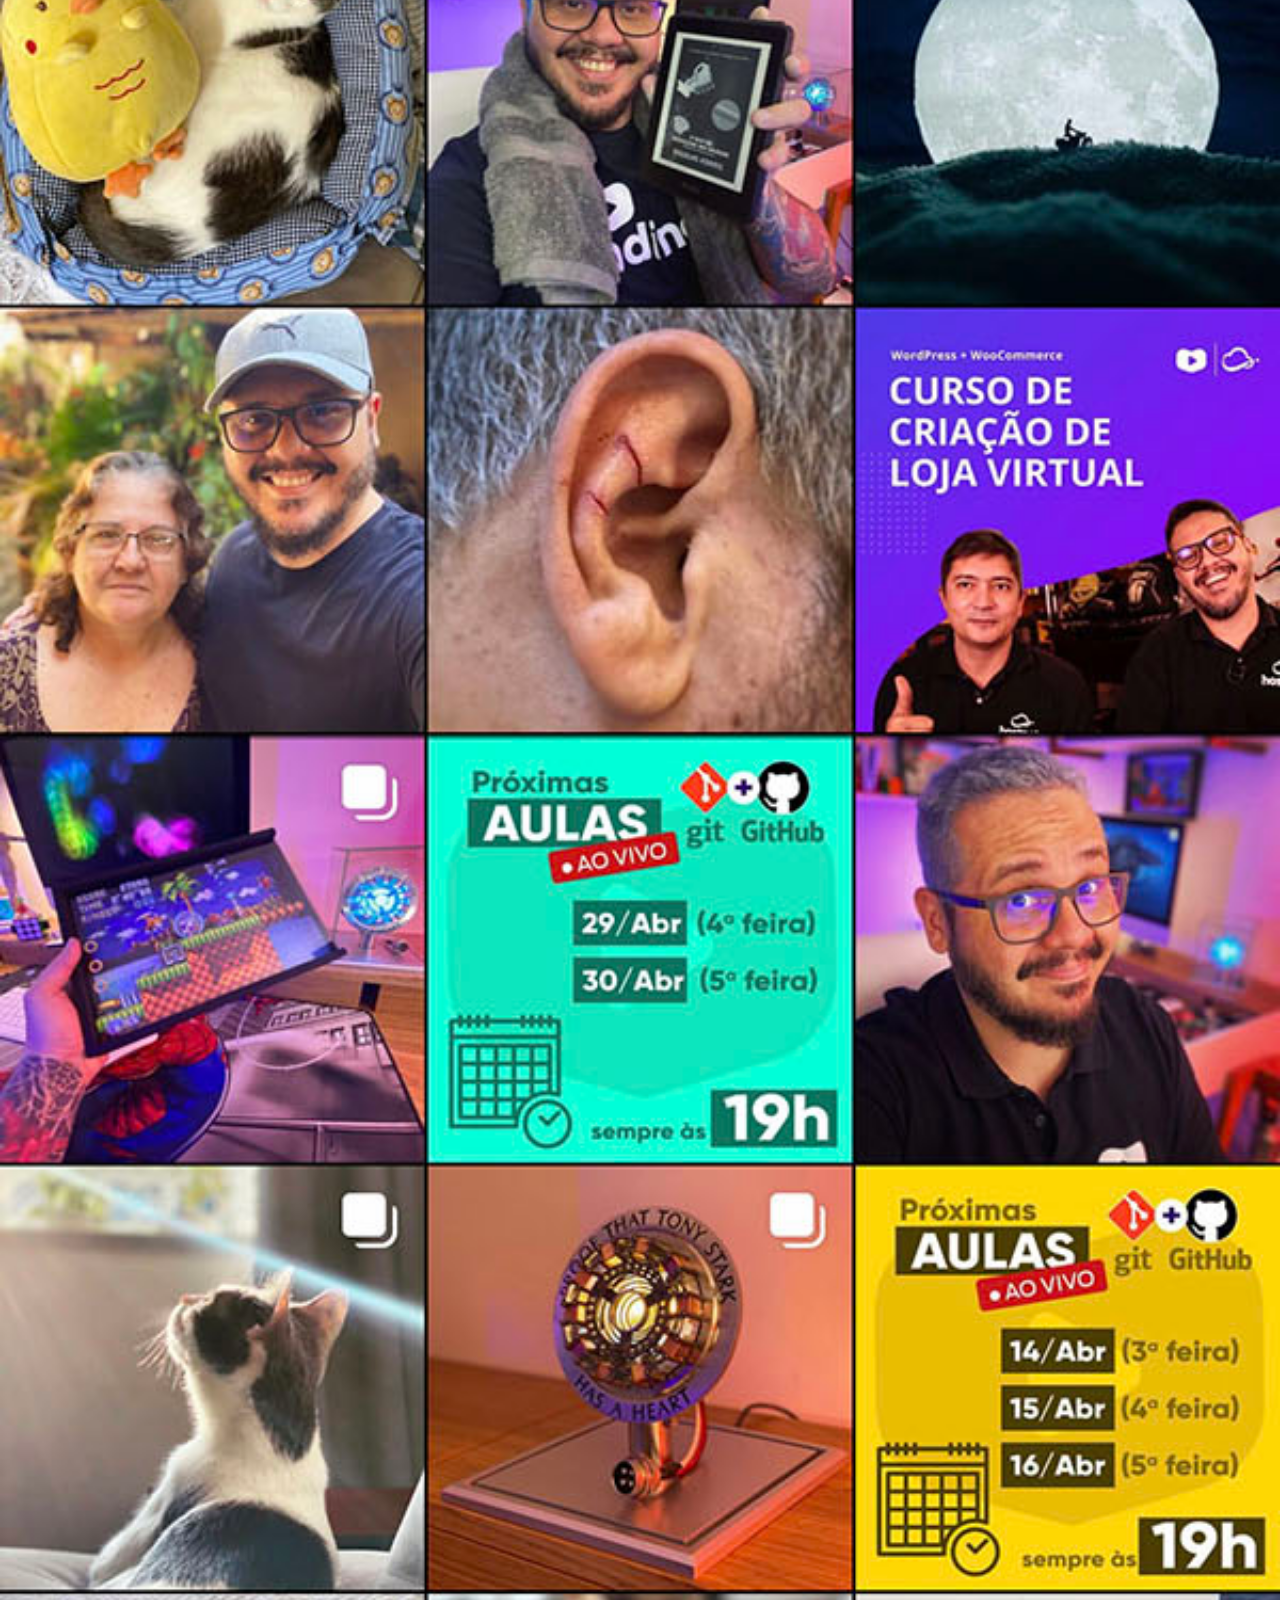
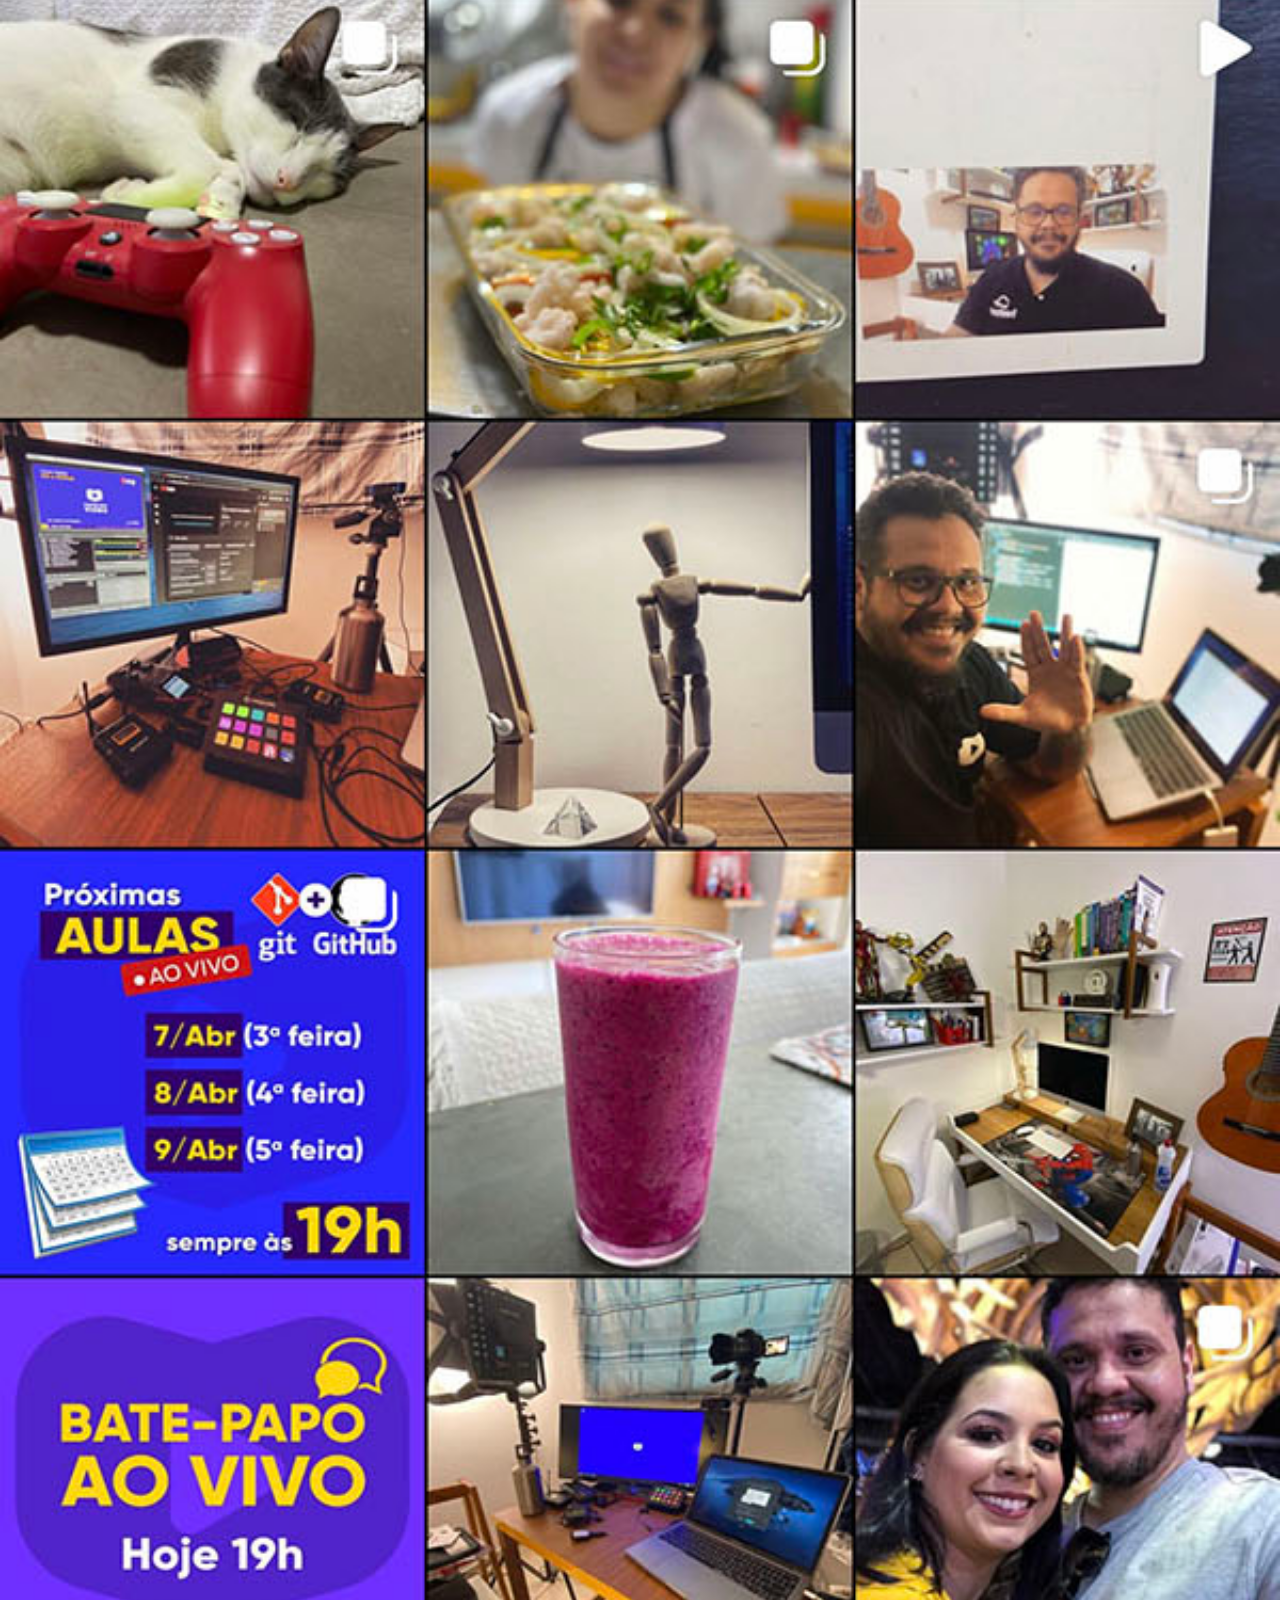
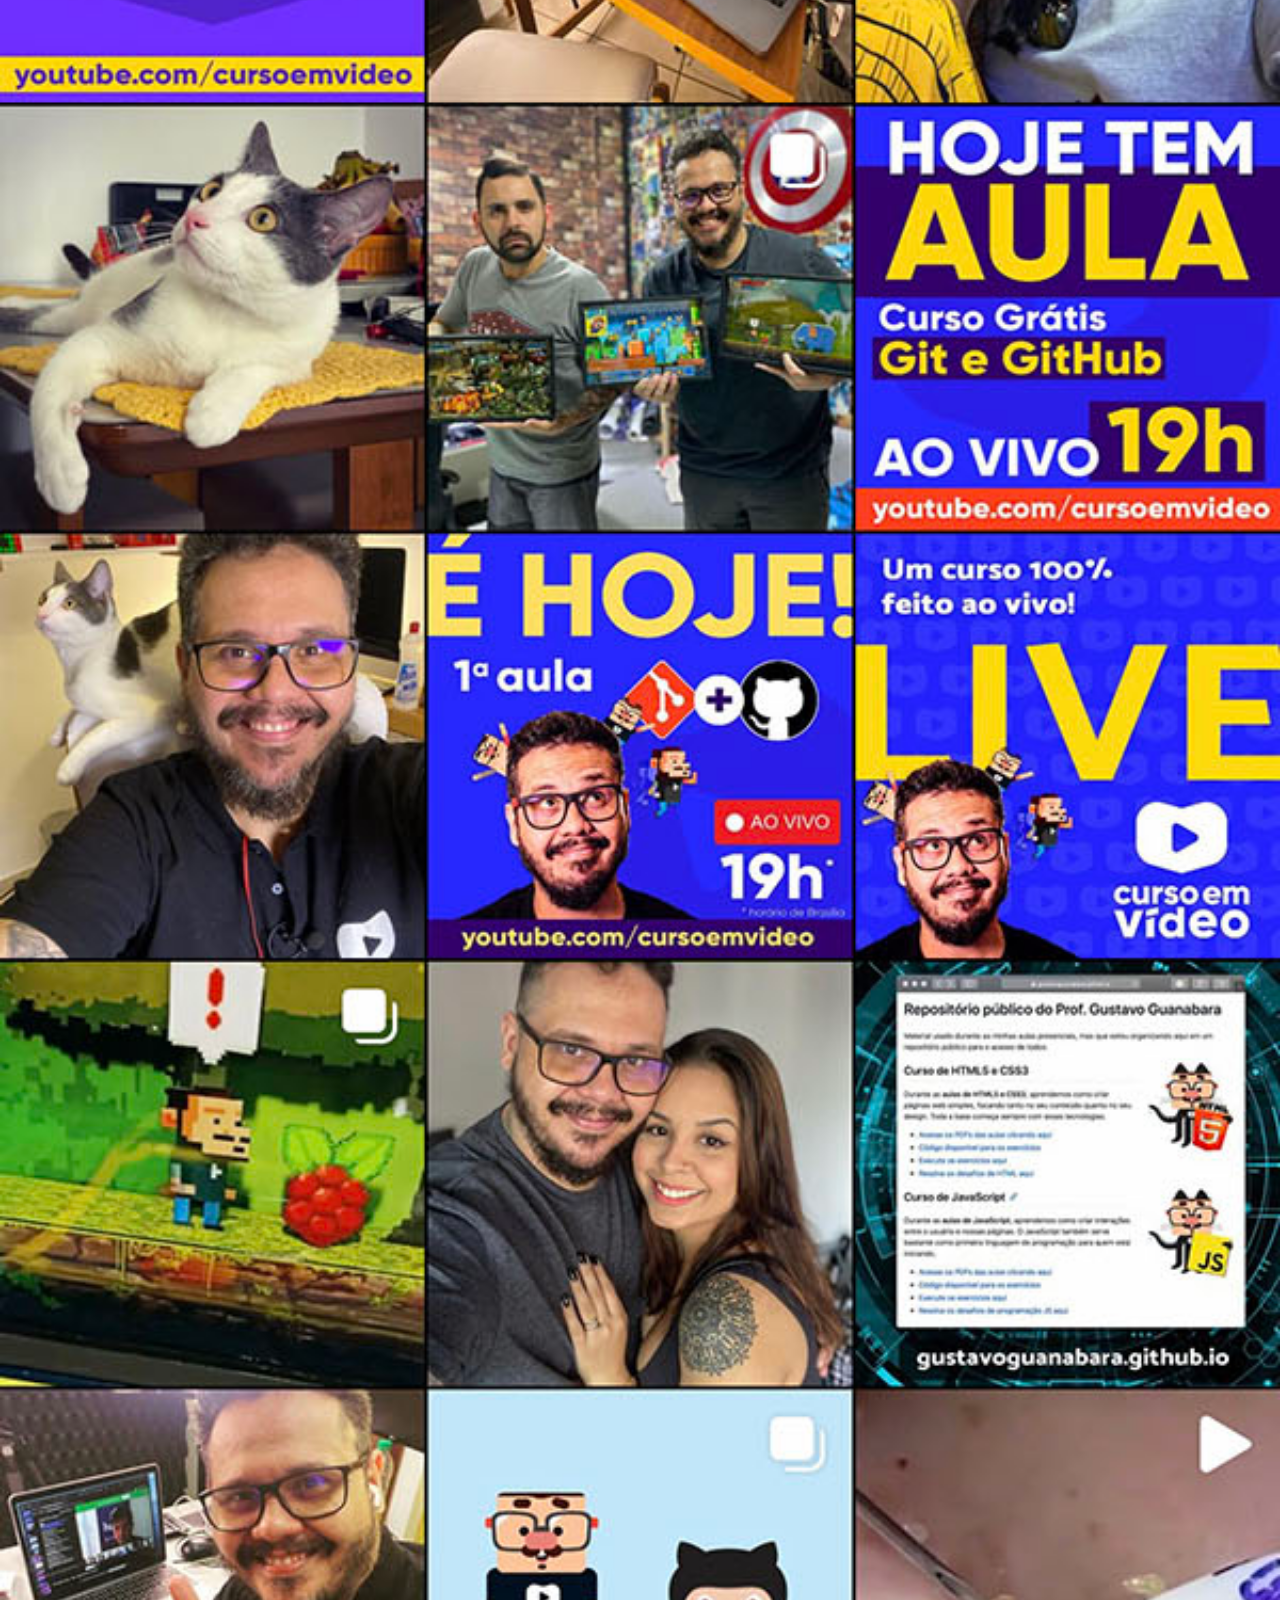
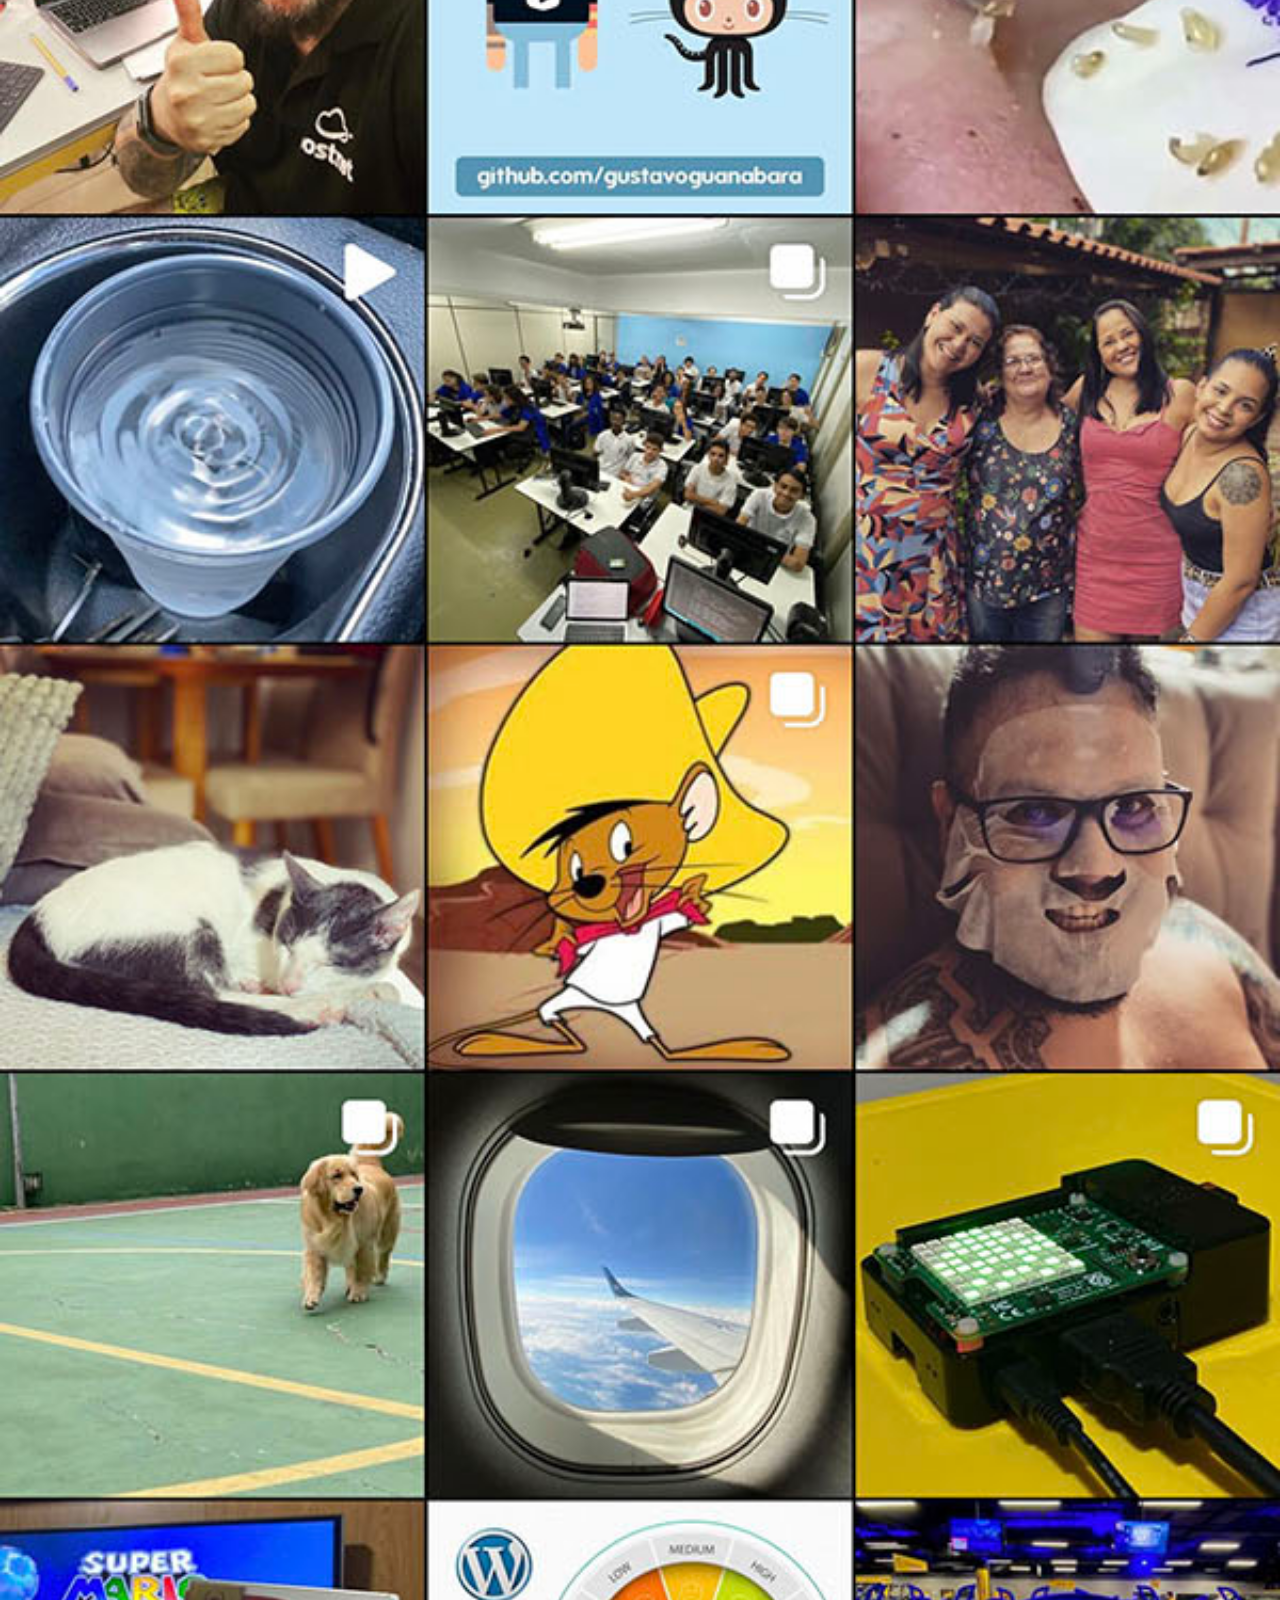
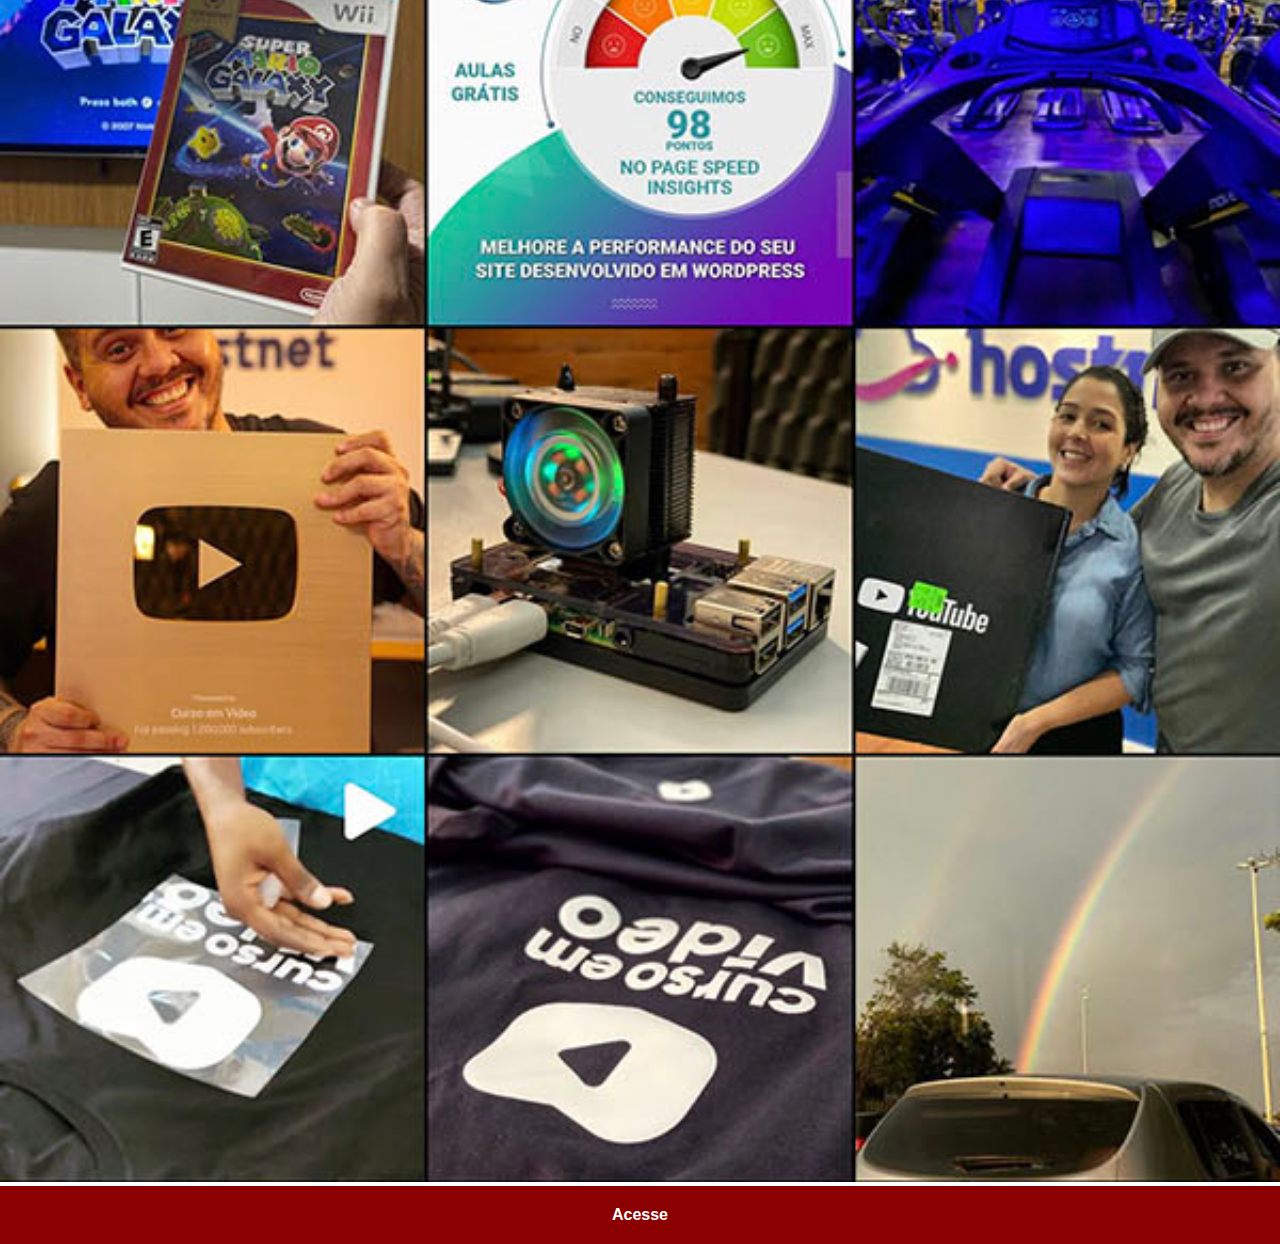
<file: instagram.html>
<!DOCTYPE html>
<html lang="pt-br">
<head>
    <meta charset="UTF-8">
    <meta http-equiv="X-UA-Compatible" content="IE=edge">
    <meta name="viewport" content="width=device-width, initial-scale=1.0">
    <title>Instagram</title>
    <link rel="stylesheet" href="estilos/social.css">
</head>
<body>
    <img src="imagens/tela-instagram.jpg" alt="">
    <a href="https://www.instagram.com/gustavoguanabara/" target="_blank">Acesse</a>
</body>
</html>
</file>
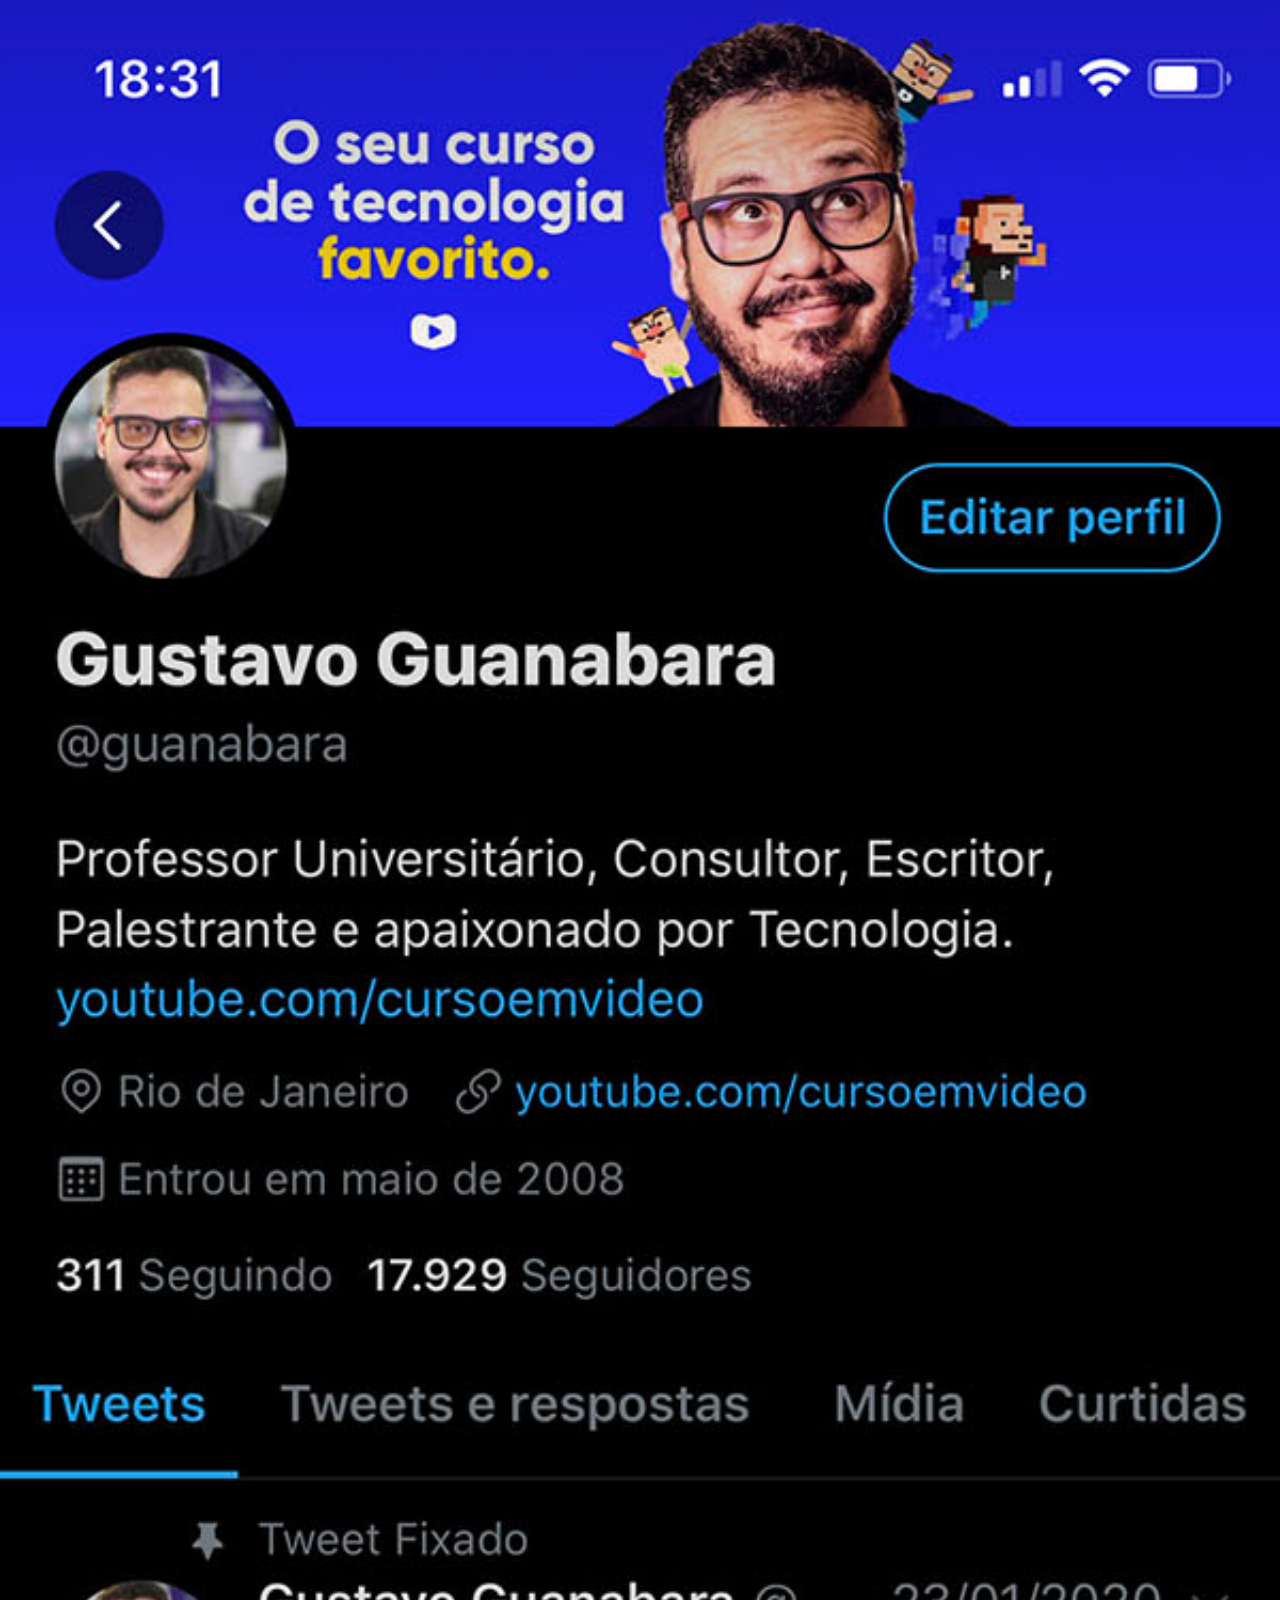
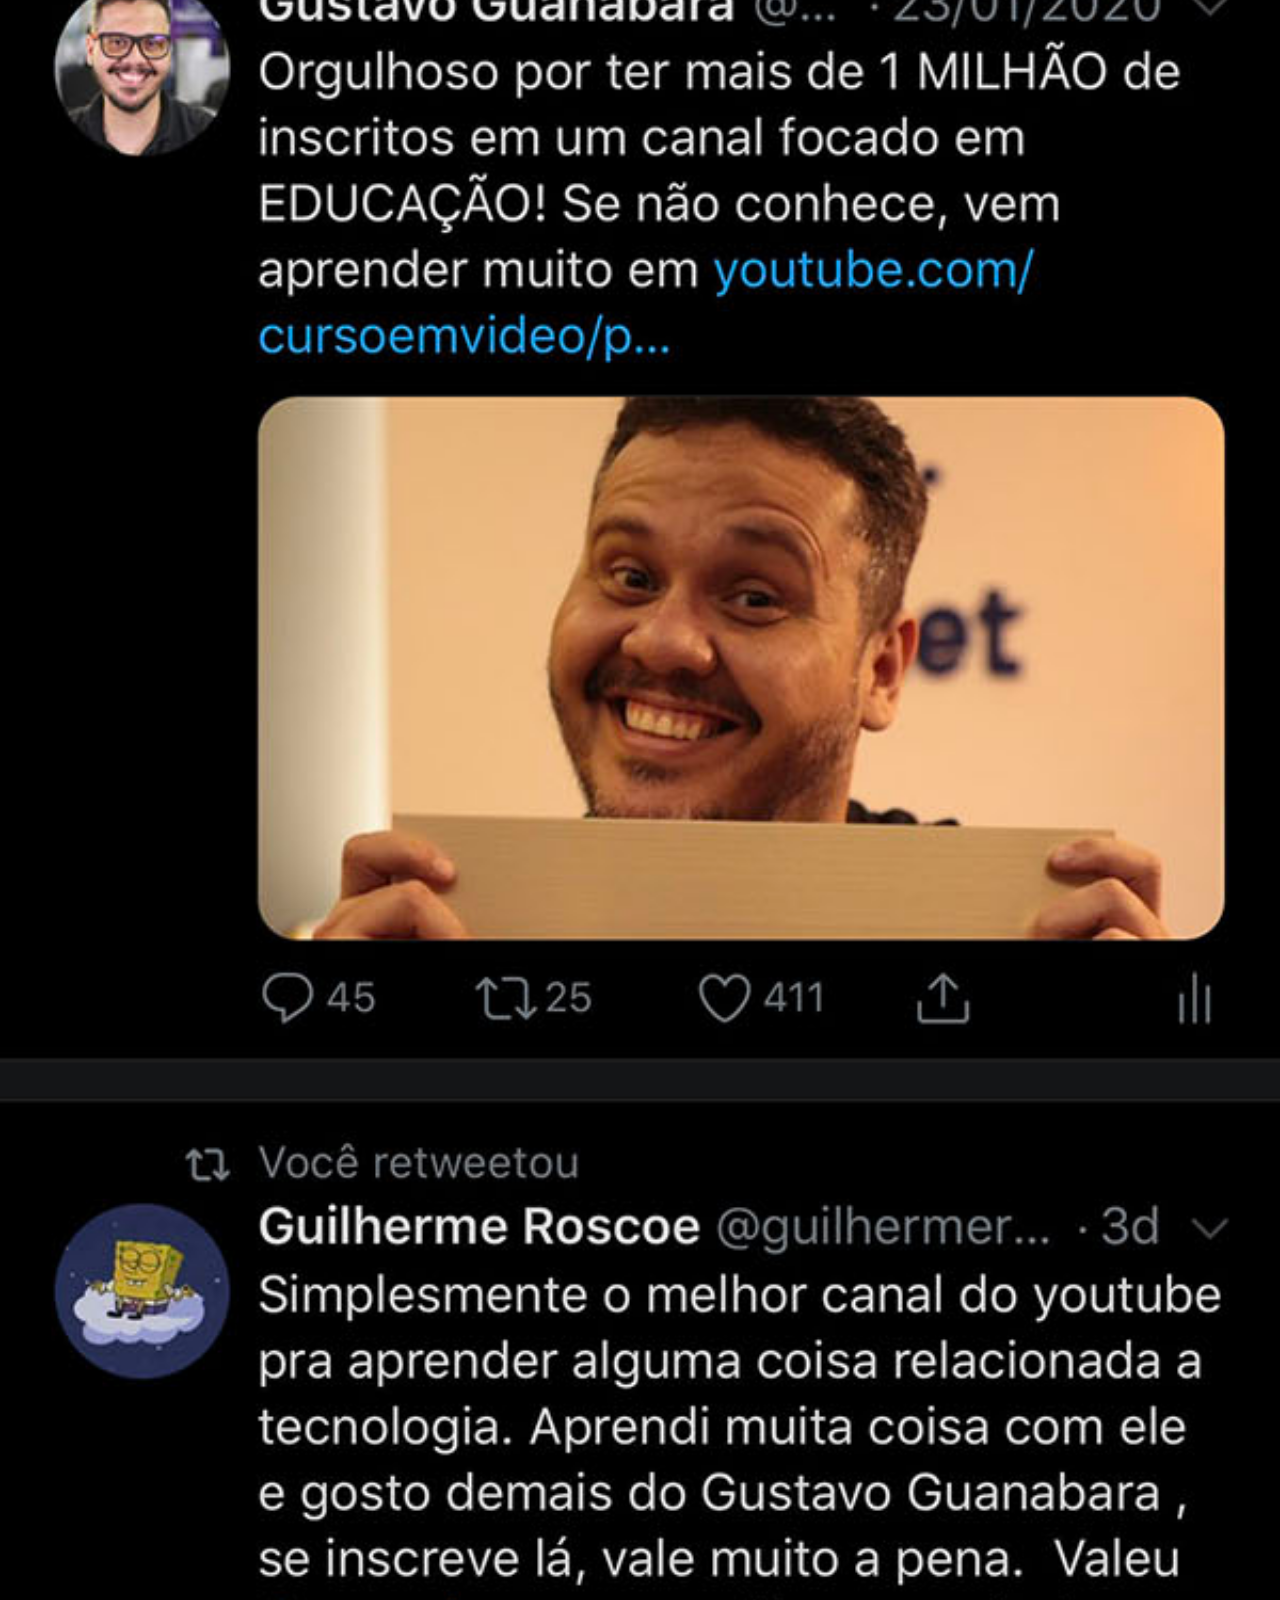
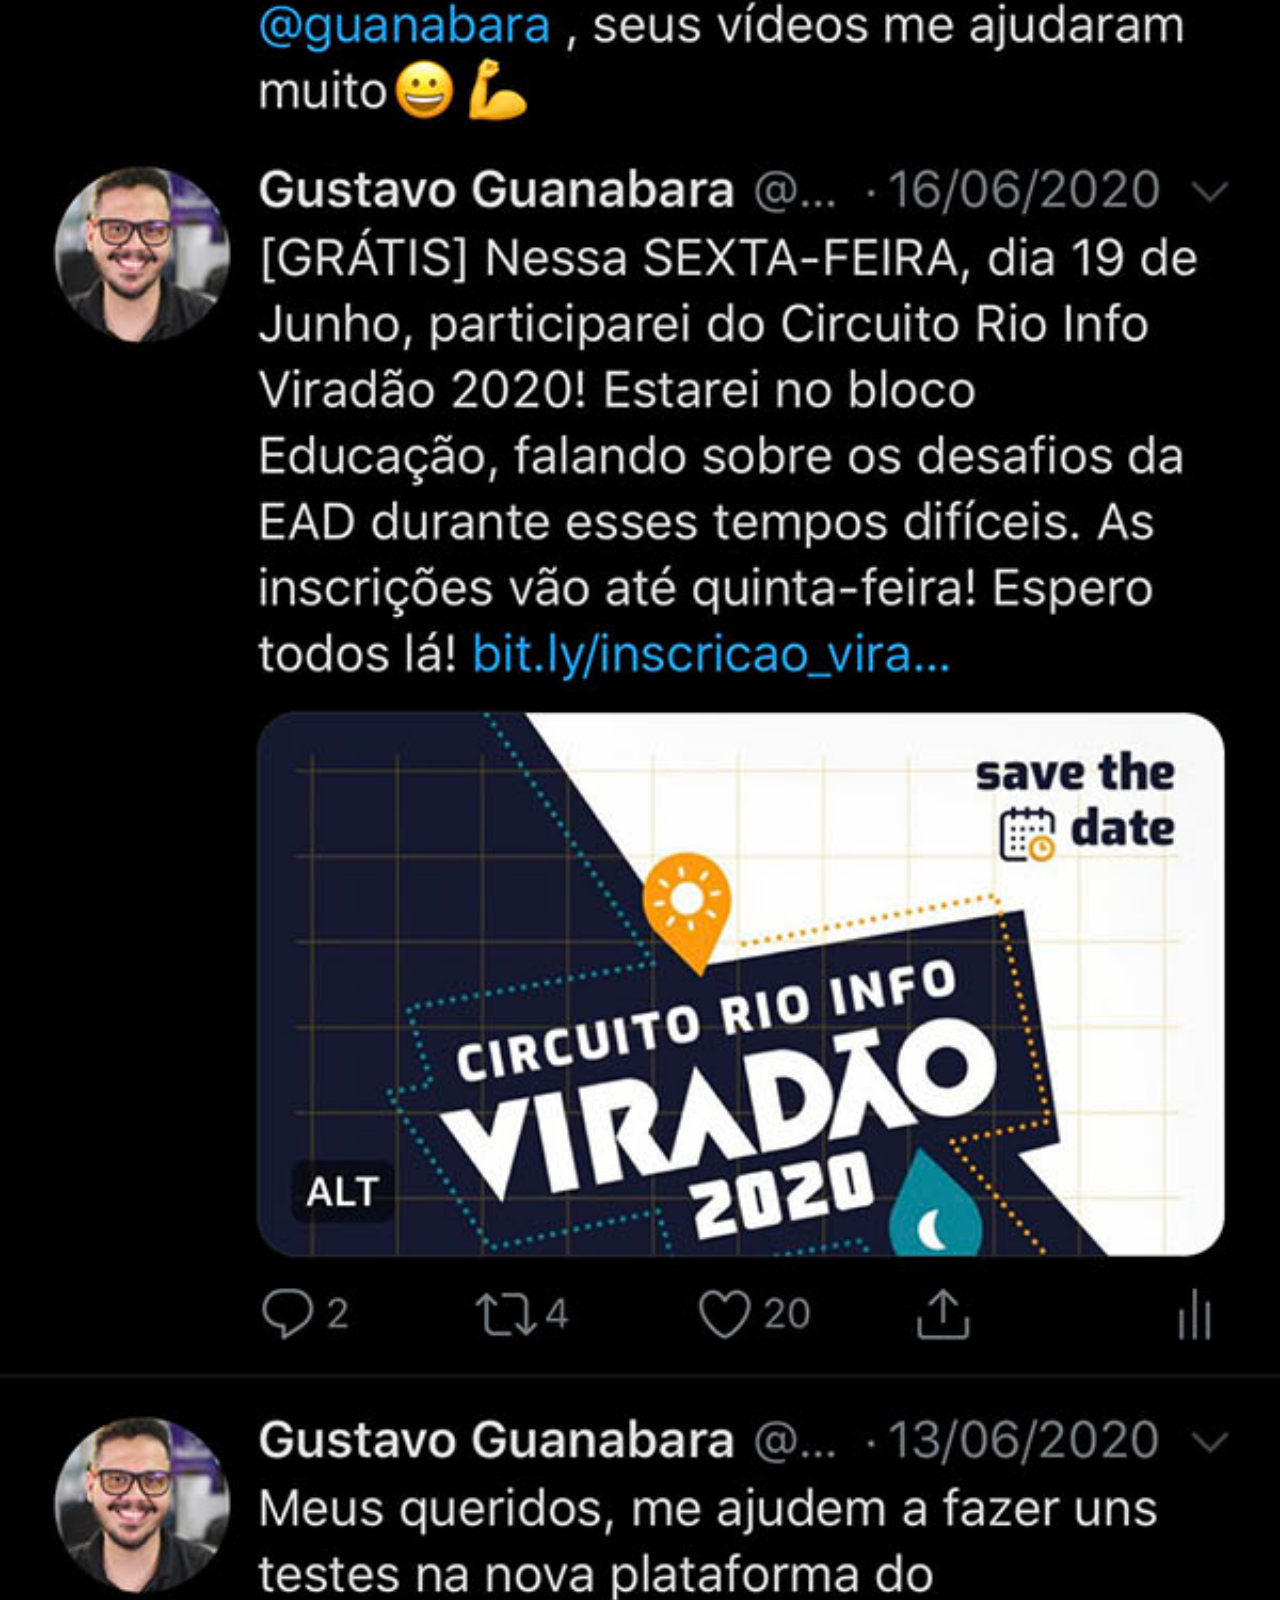
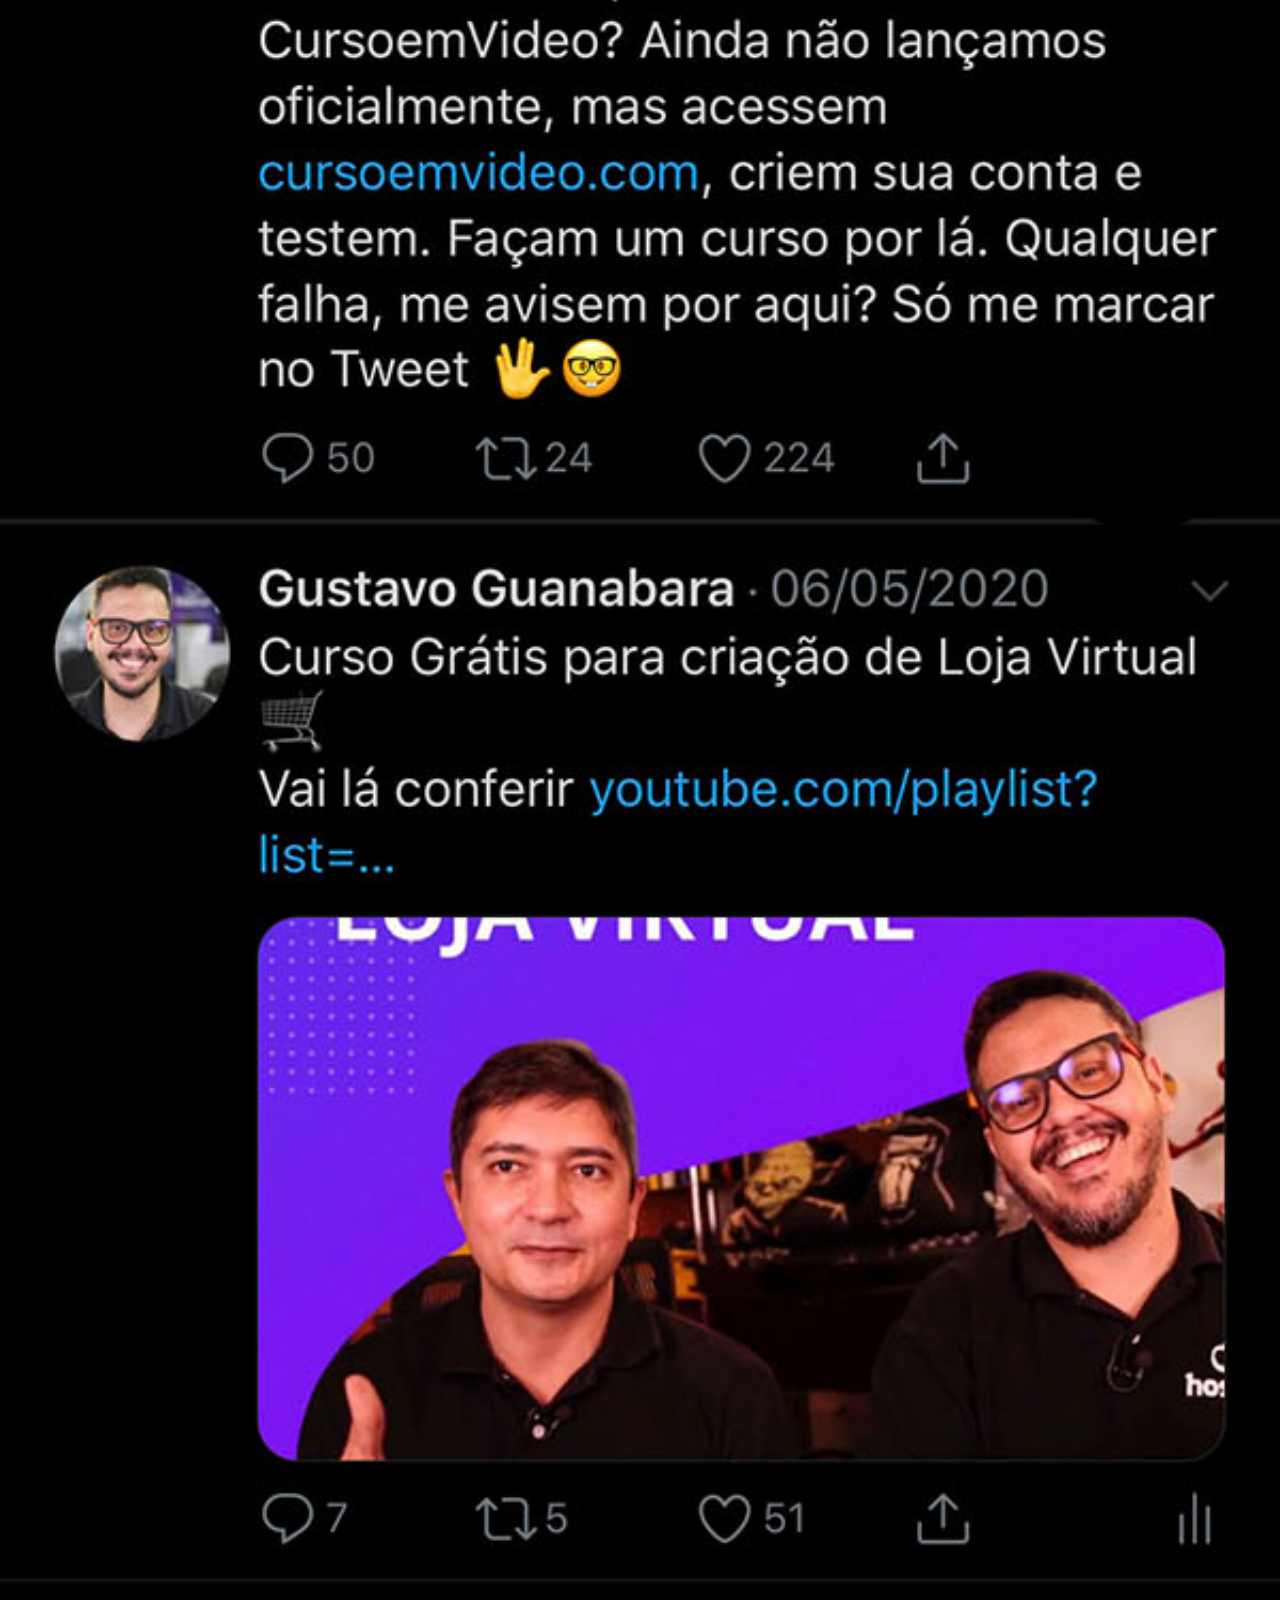
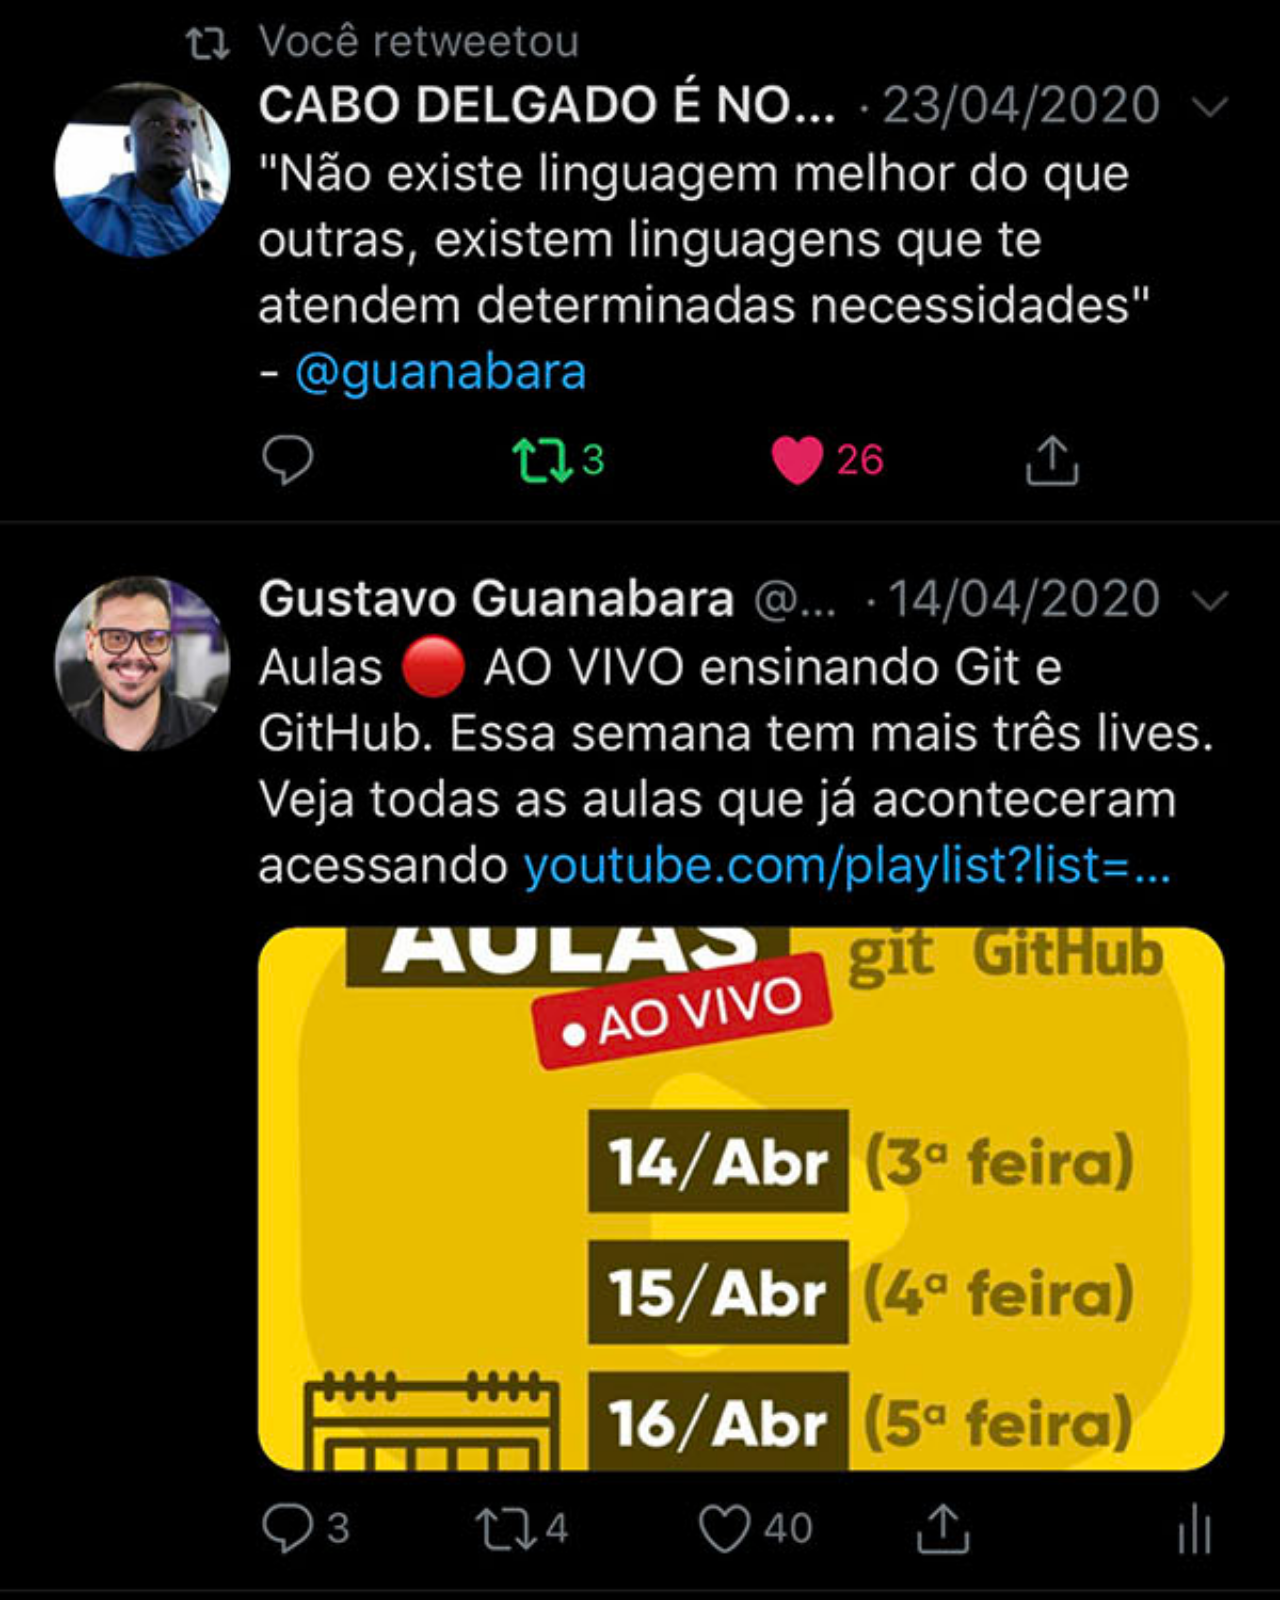
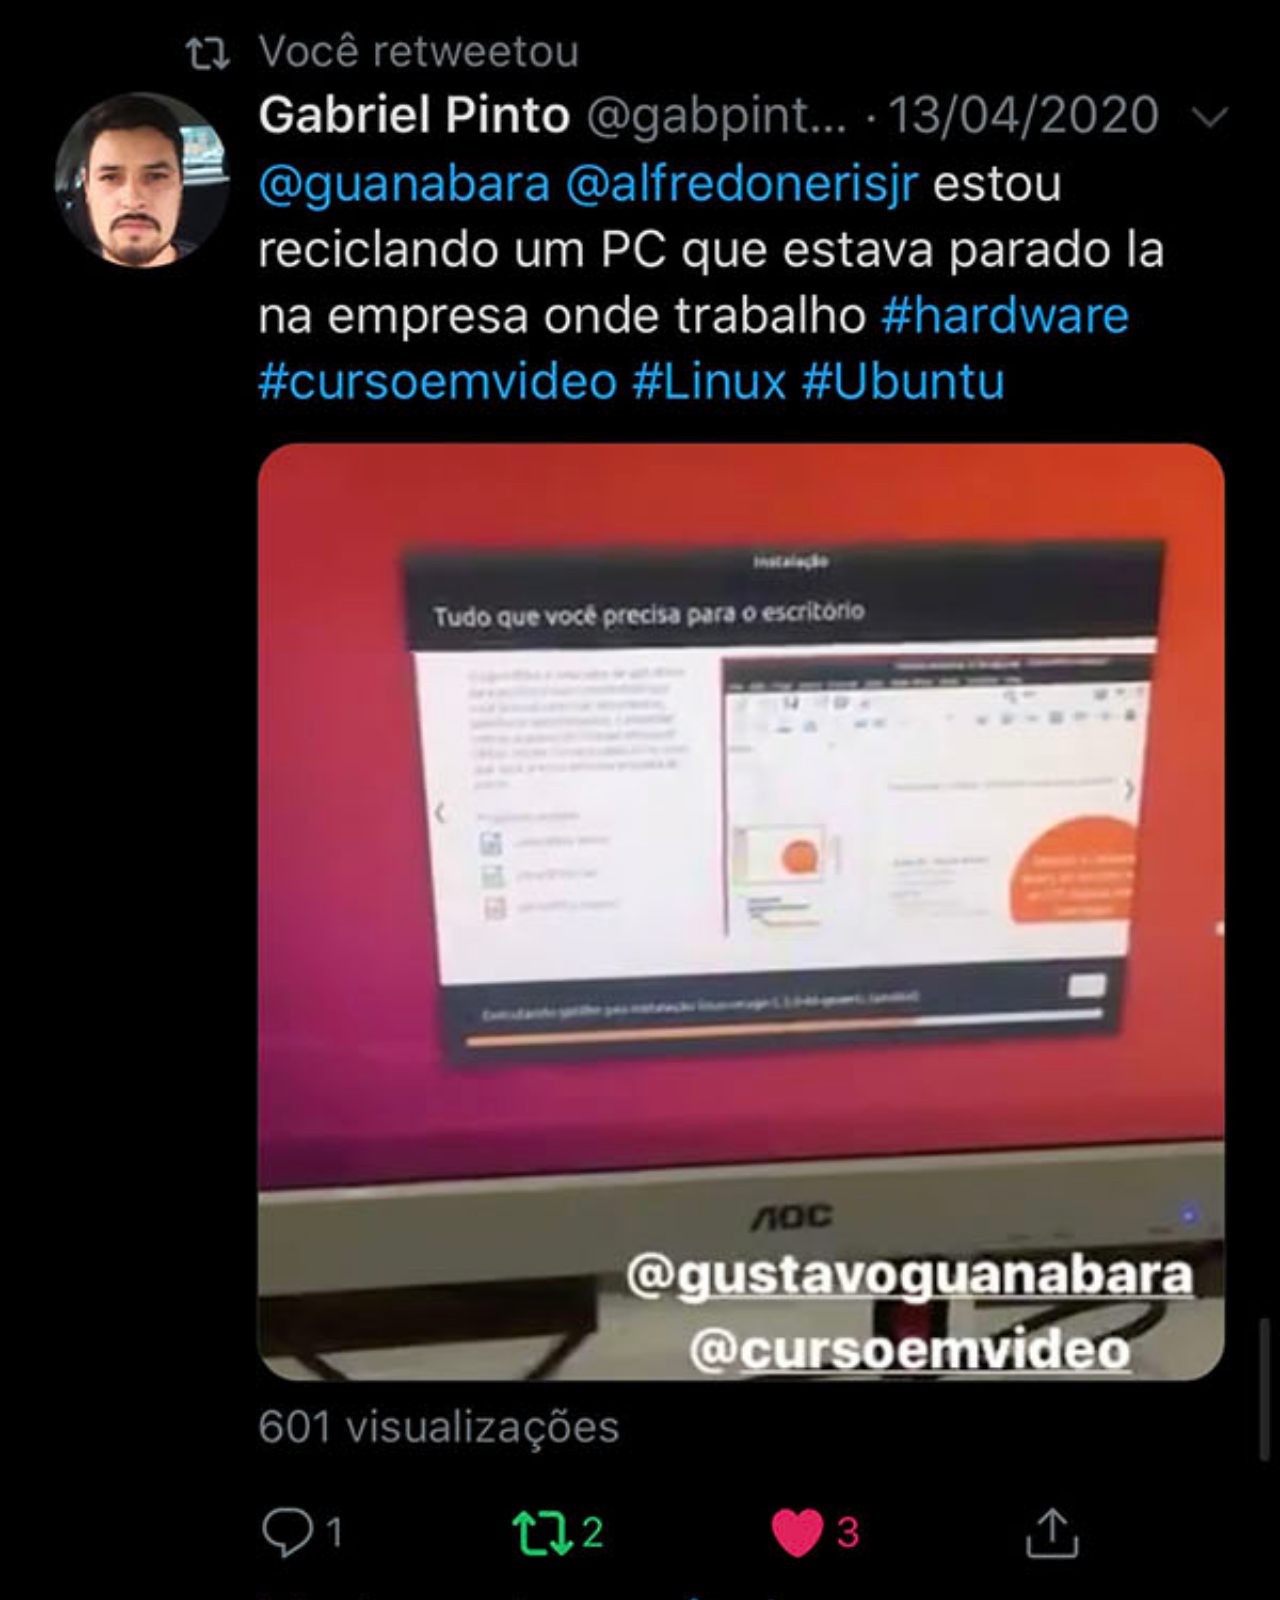
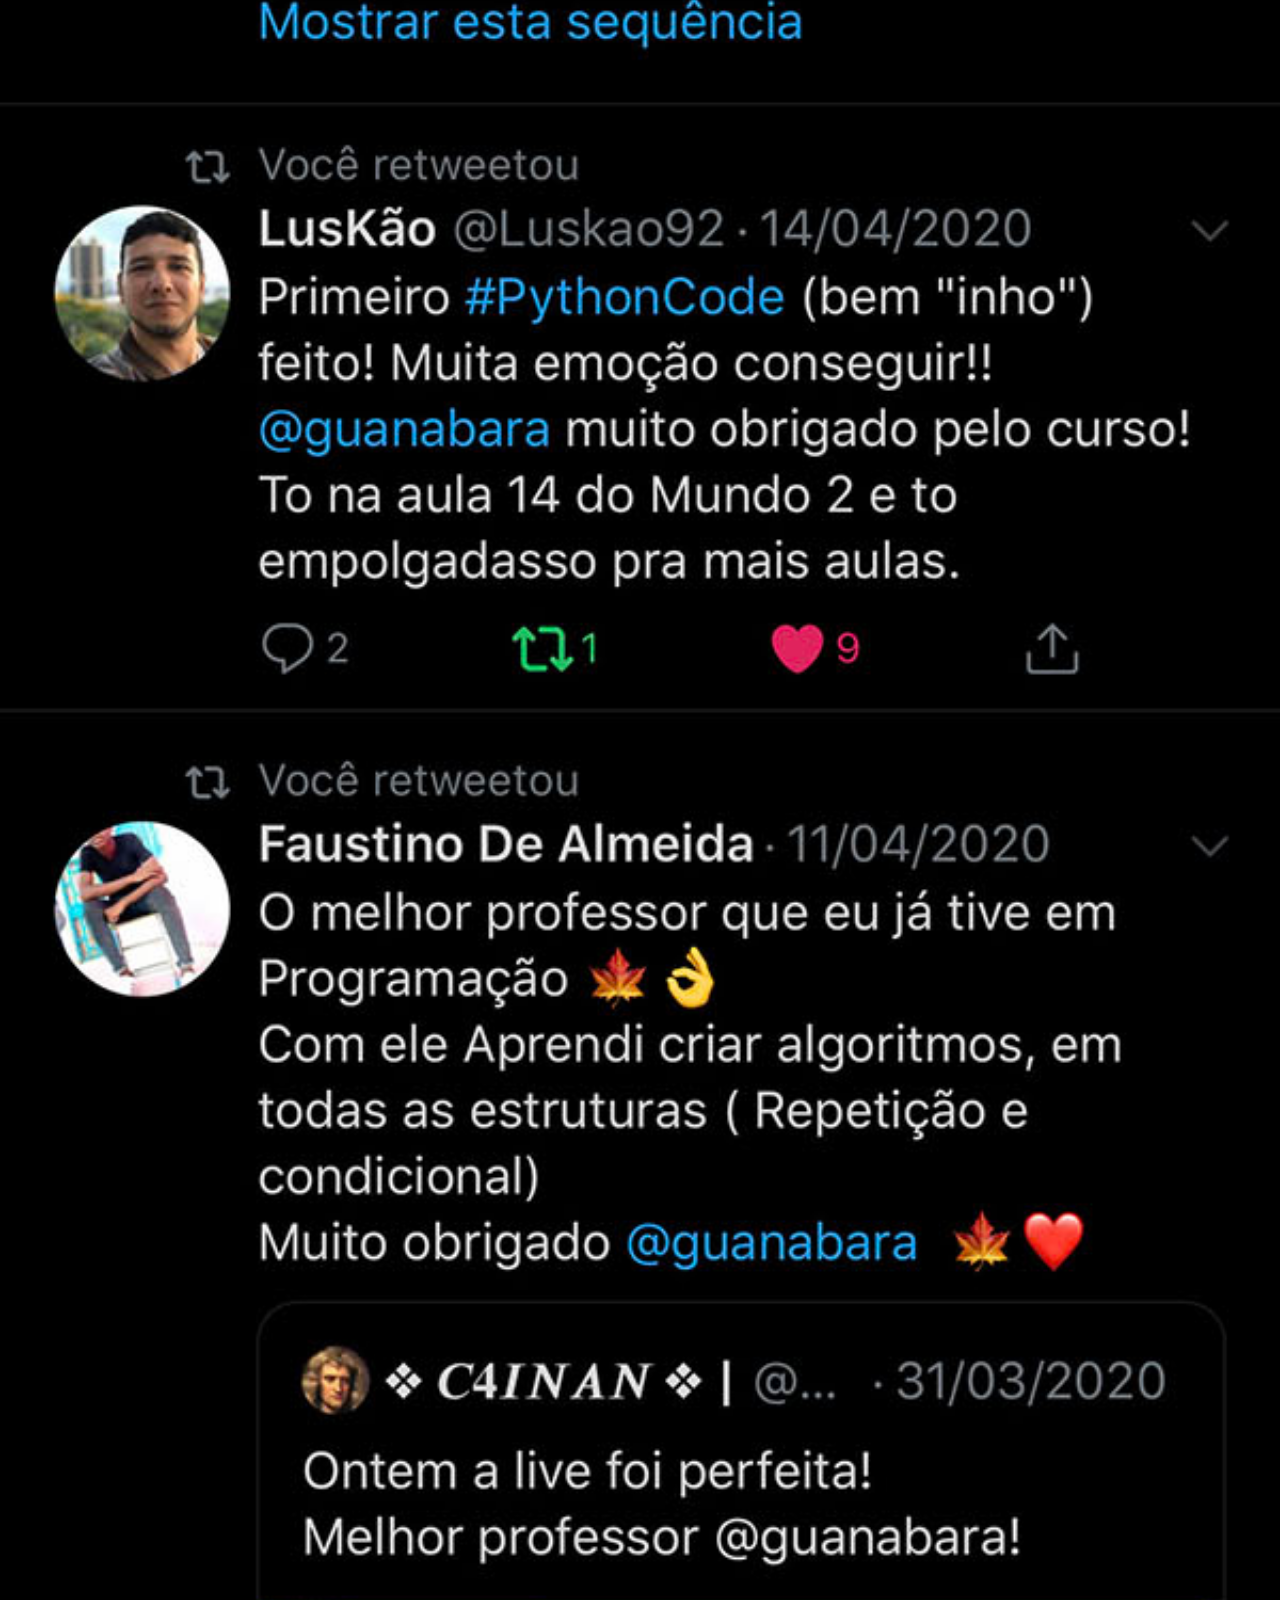
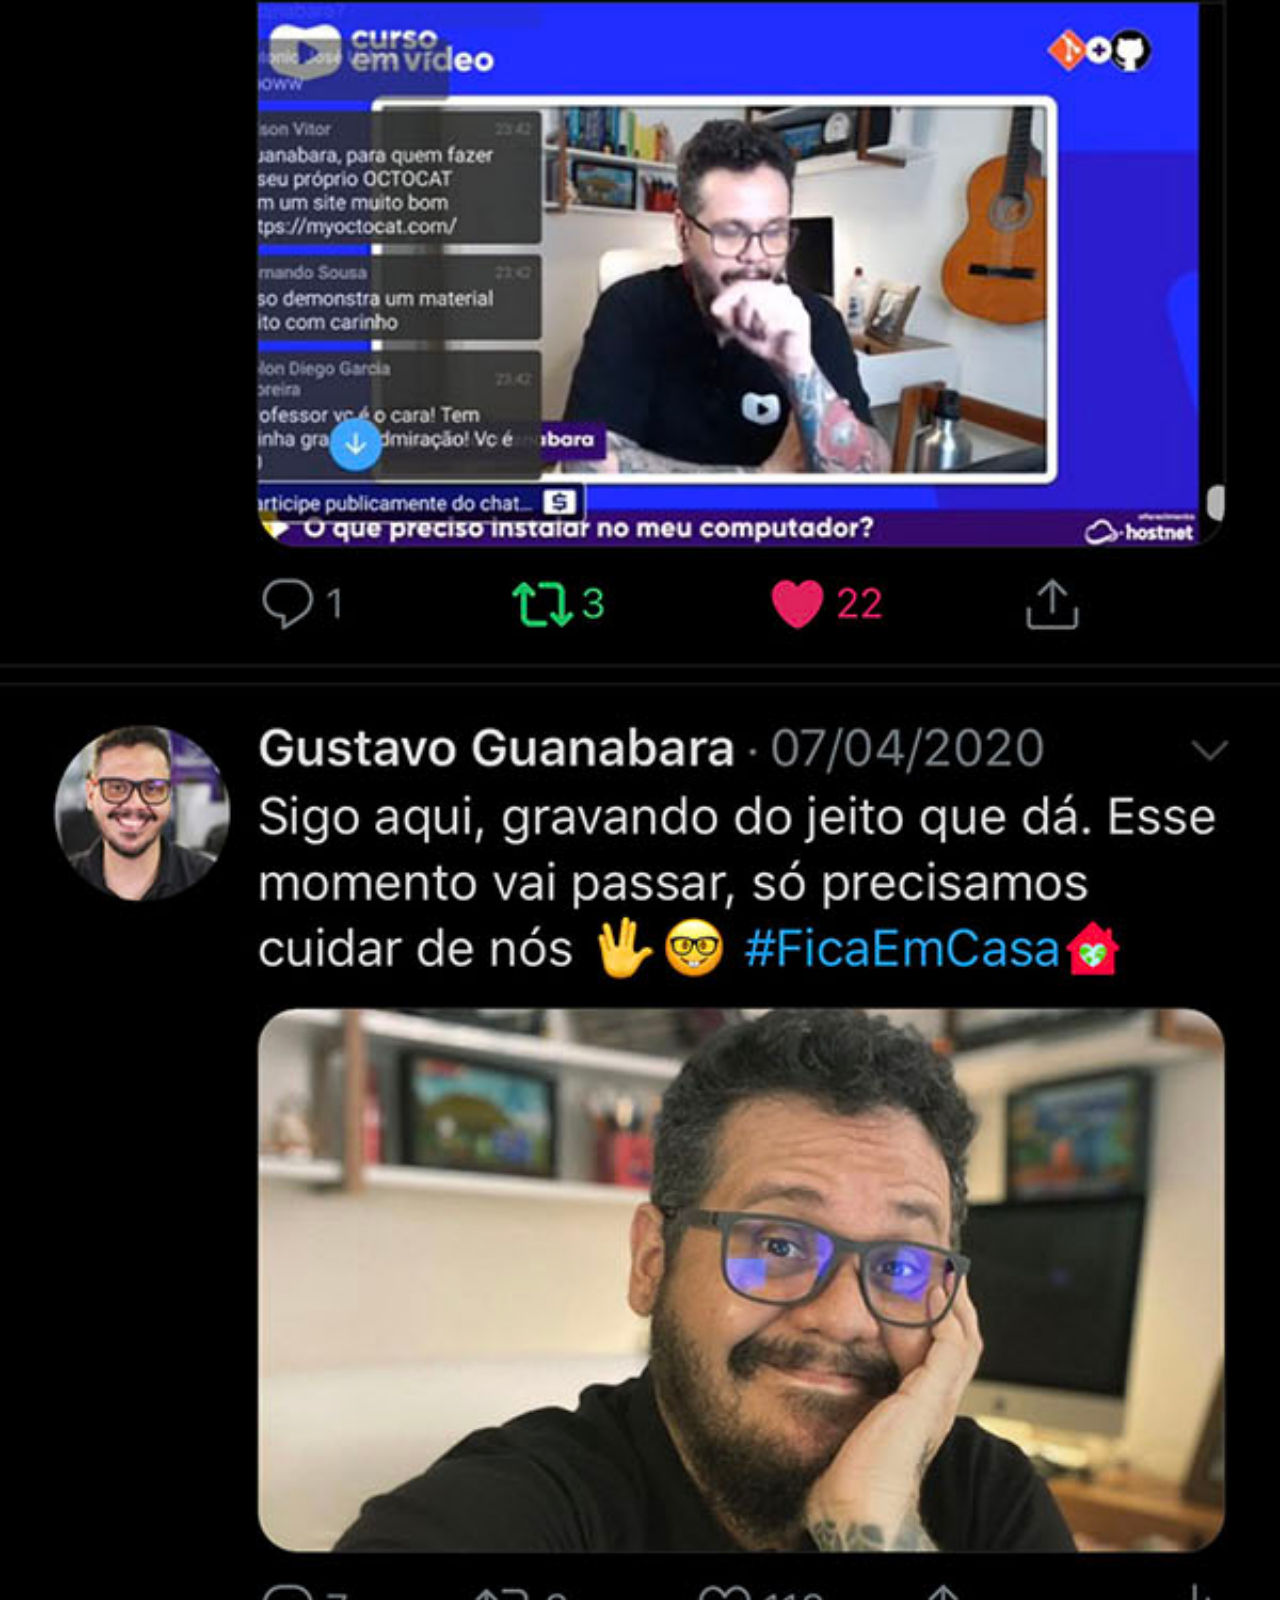
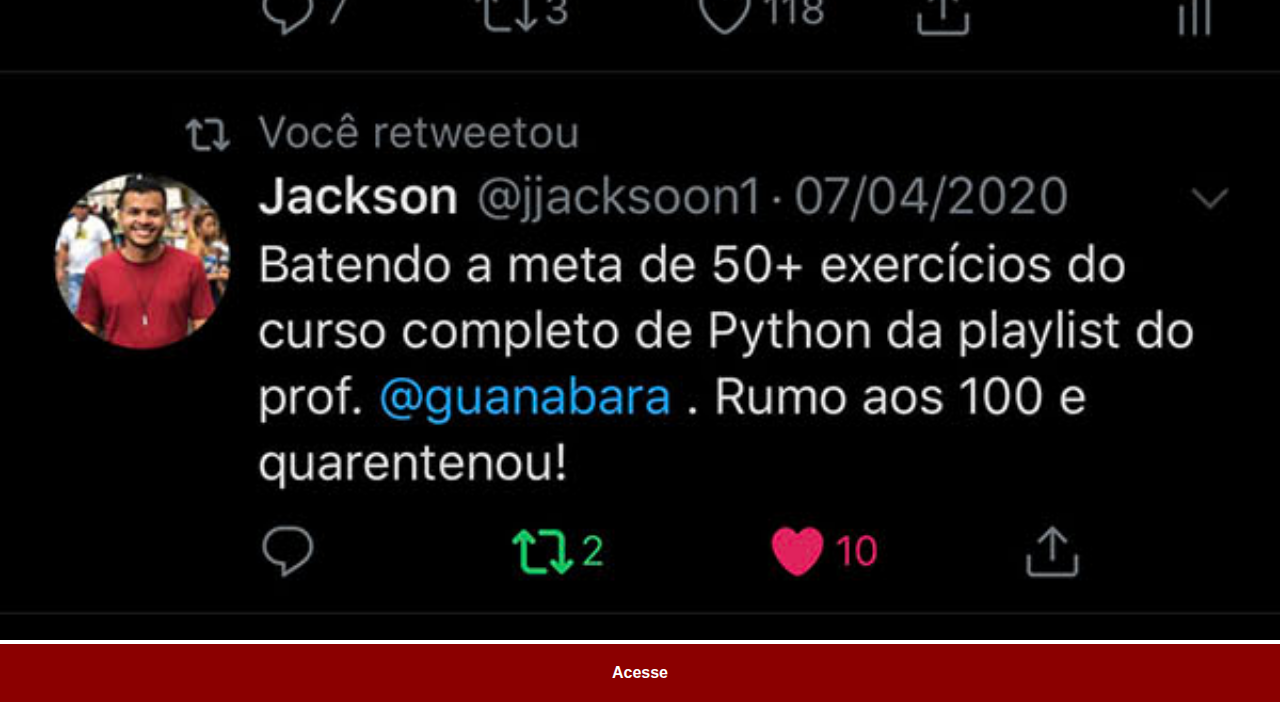
<file: twitter.html>
<!DOCTYPE html>
<html lang="pt-br">
<head>
    <meta charset="UTF-8">
    <meta http-equiv="X-UA-Compatible" content="IE=edge">
    <meta name="viewport" content="width=device-width, initial-scale=1.0">
    <title>Twitter</title>
    <link rel="stylesheet" href="estilos/social.css">
</head>
<body>
    <img src="imagens/tela-twitter.jpg" alt="">
    <a href="https://twitter.com/guanabara">Acesse</a>
    
</body>
</html>
</file>
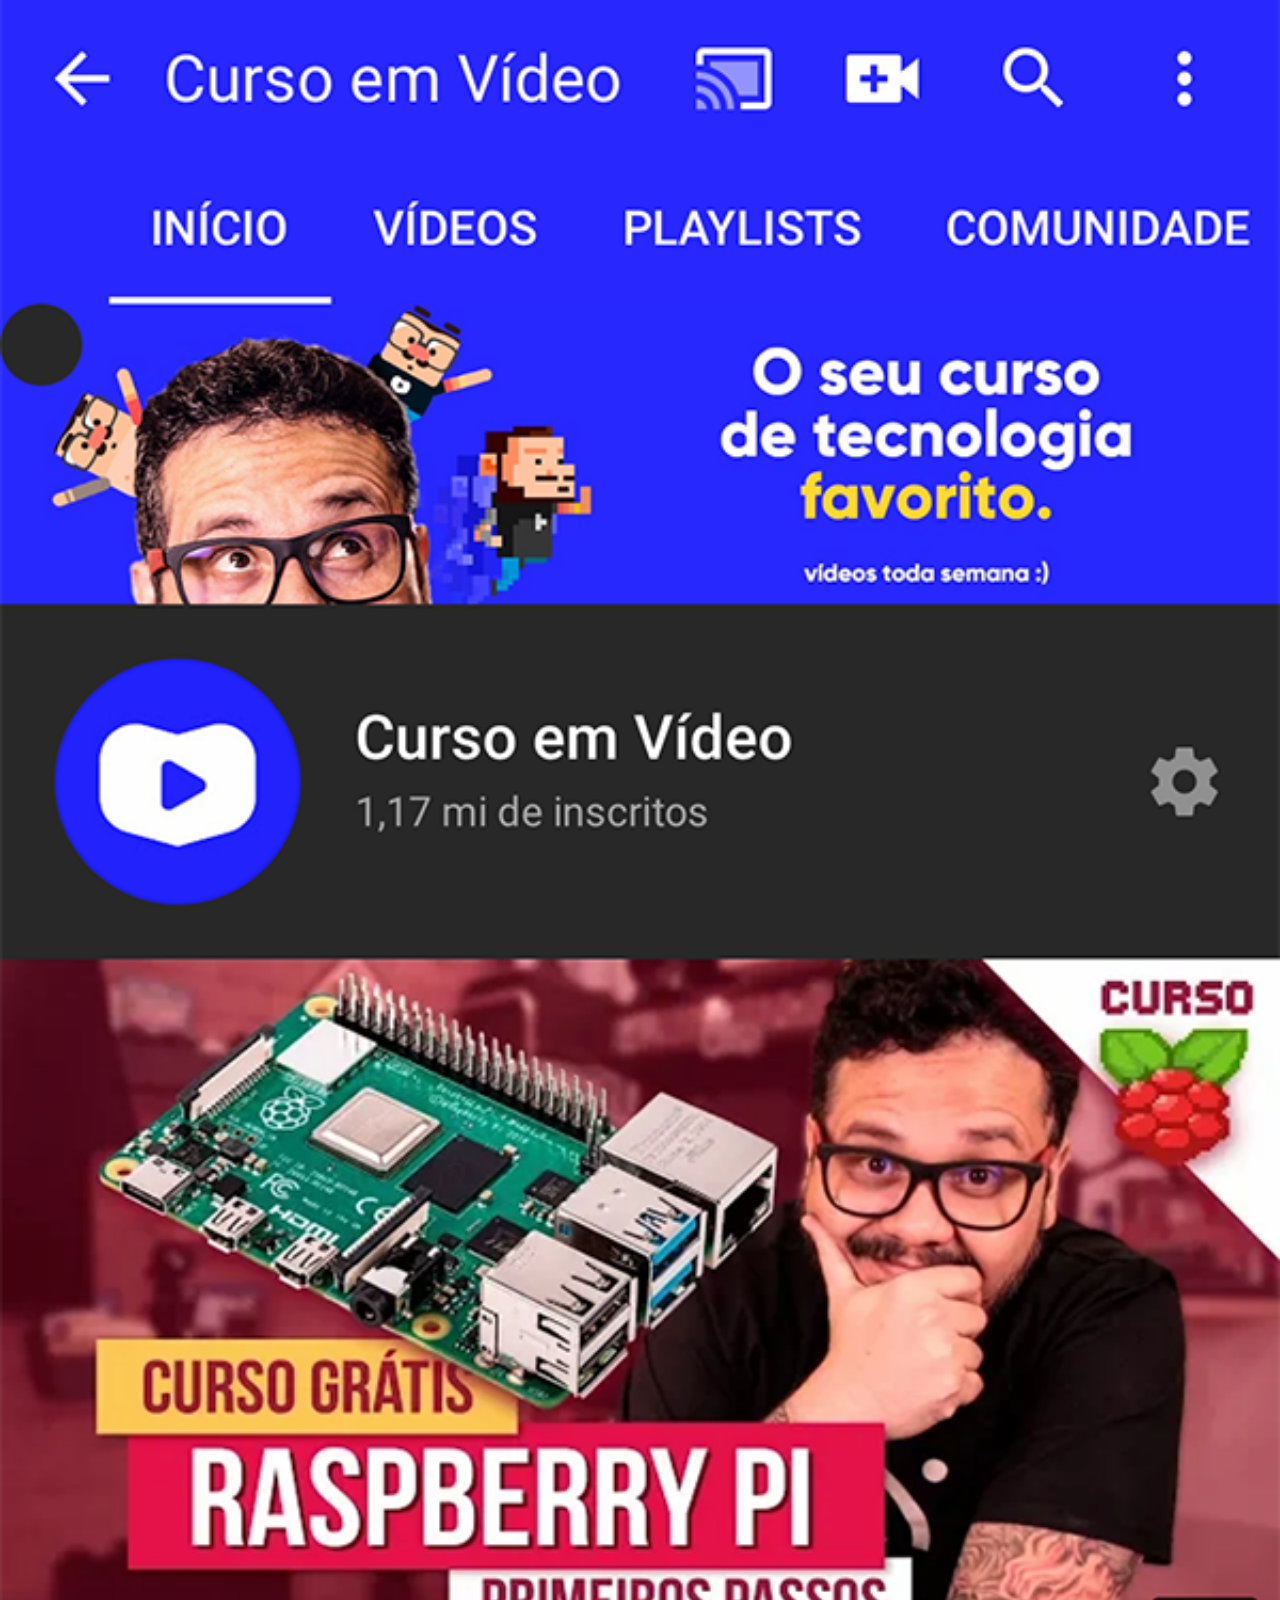
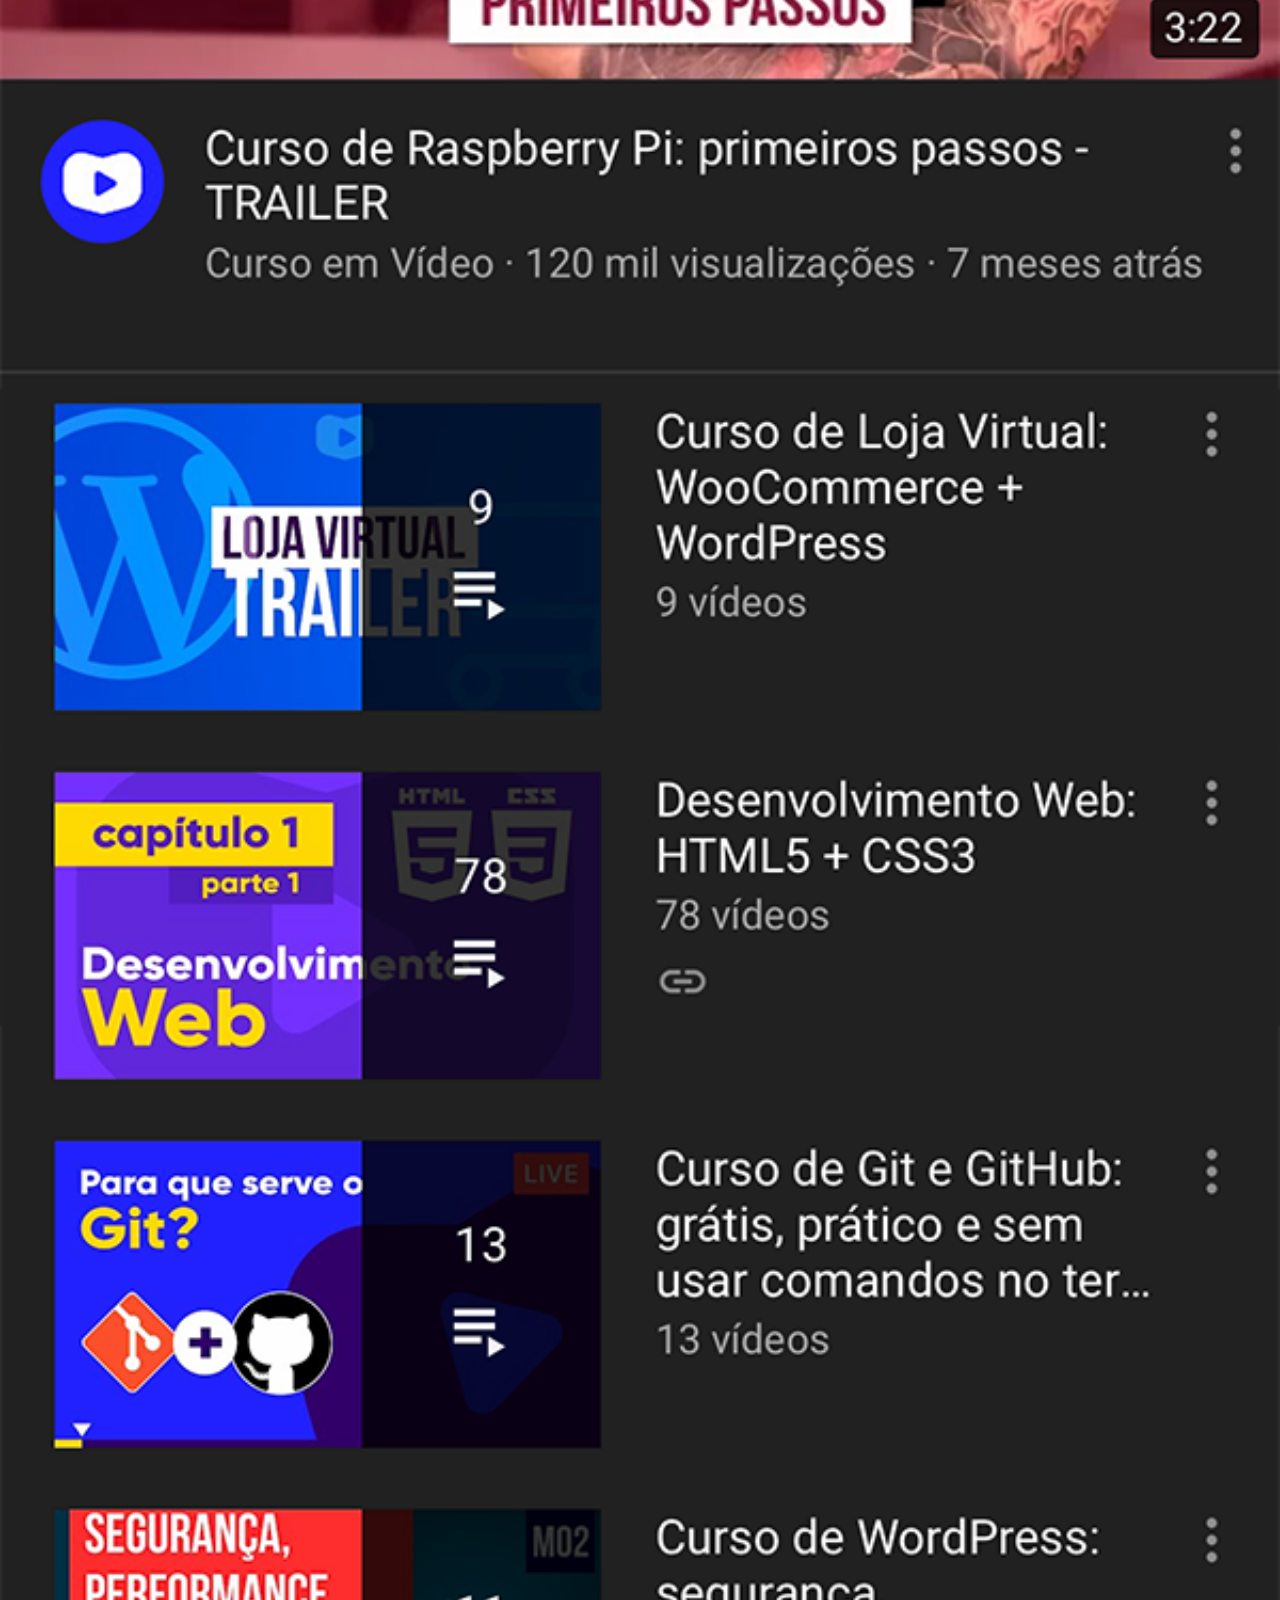
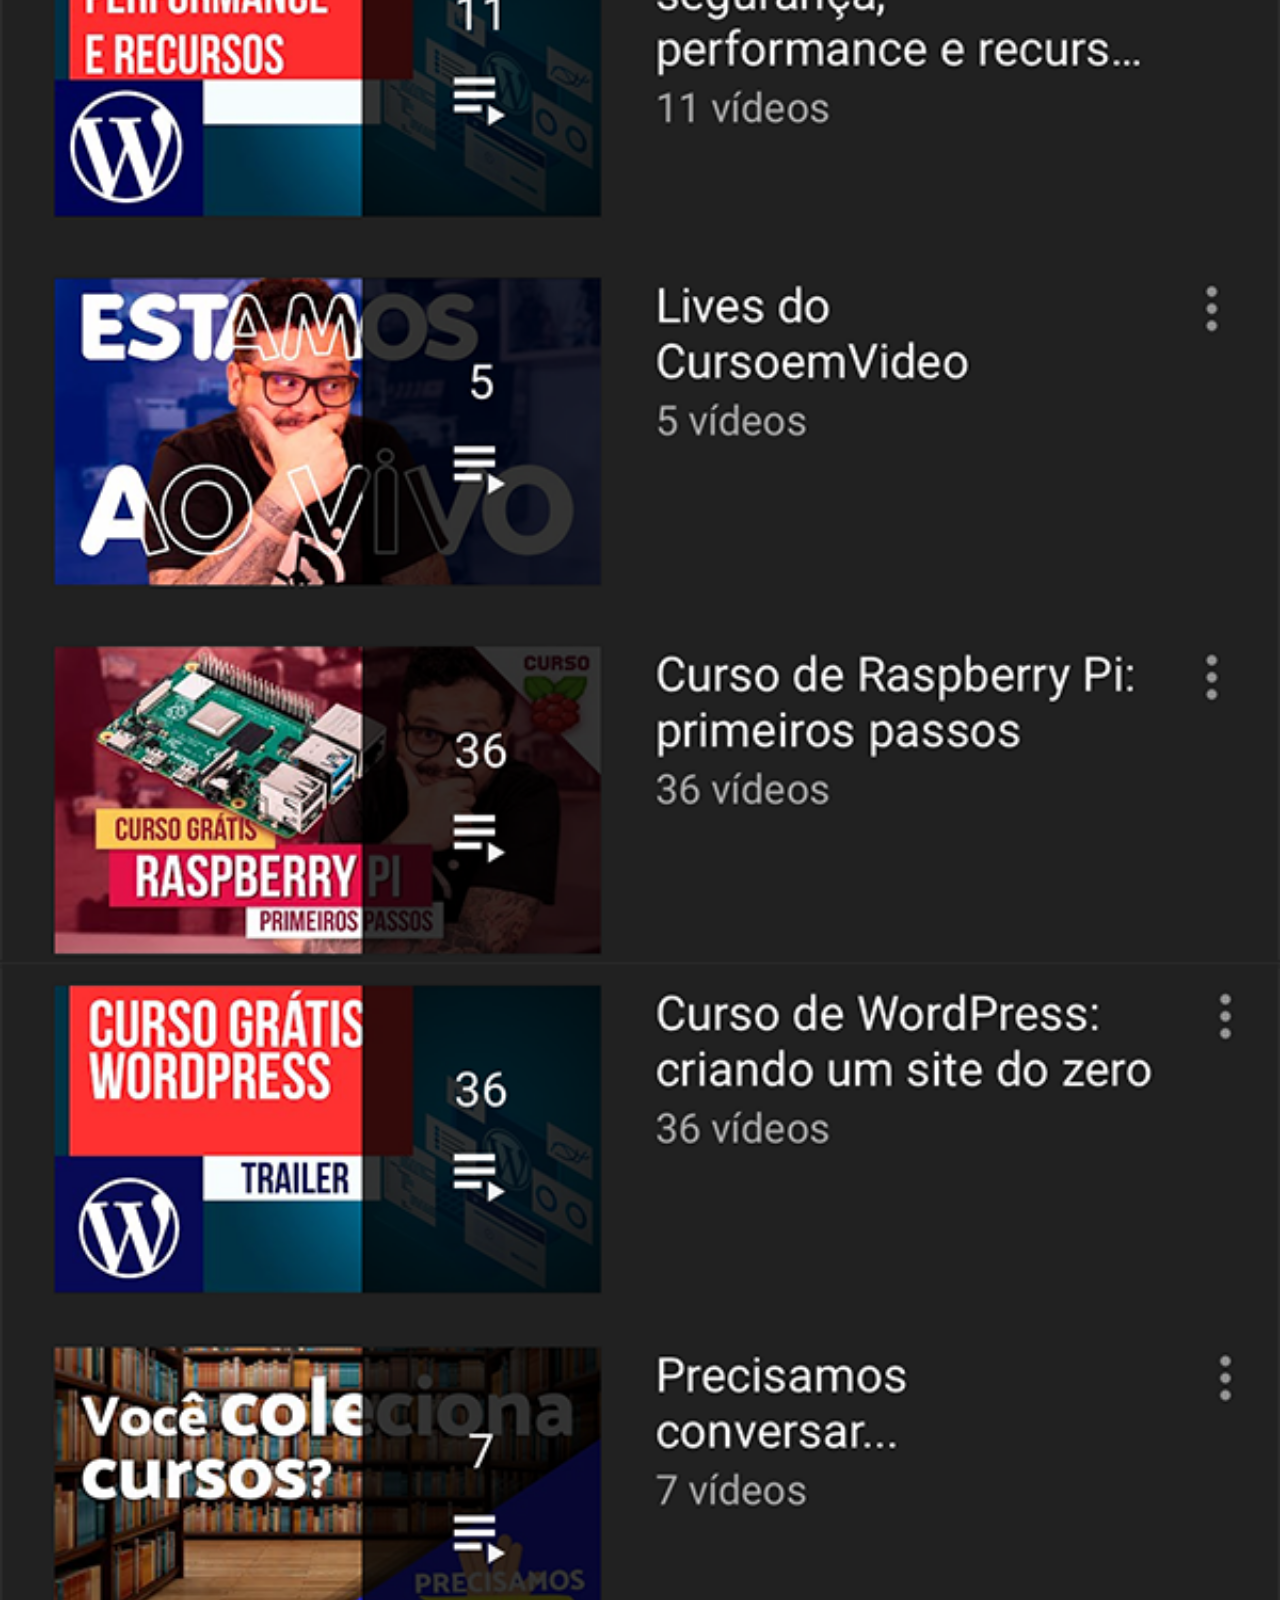
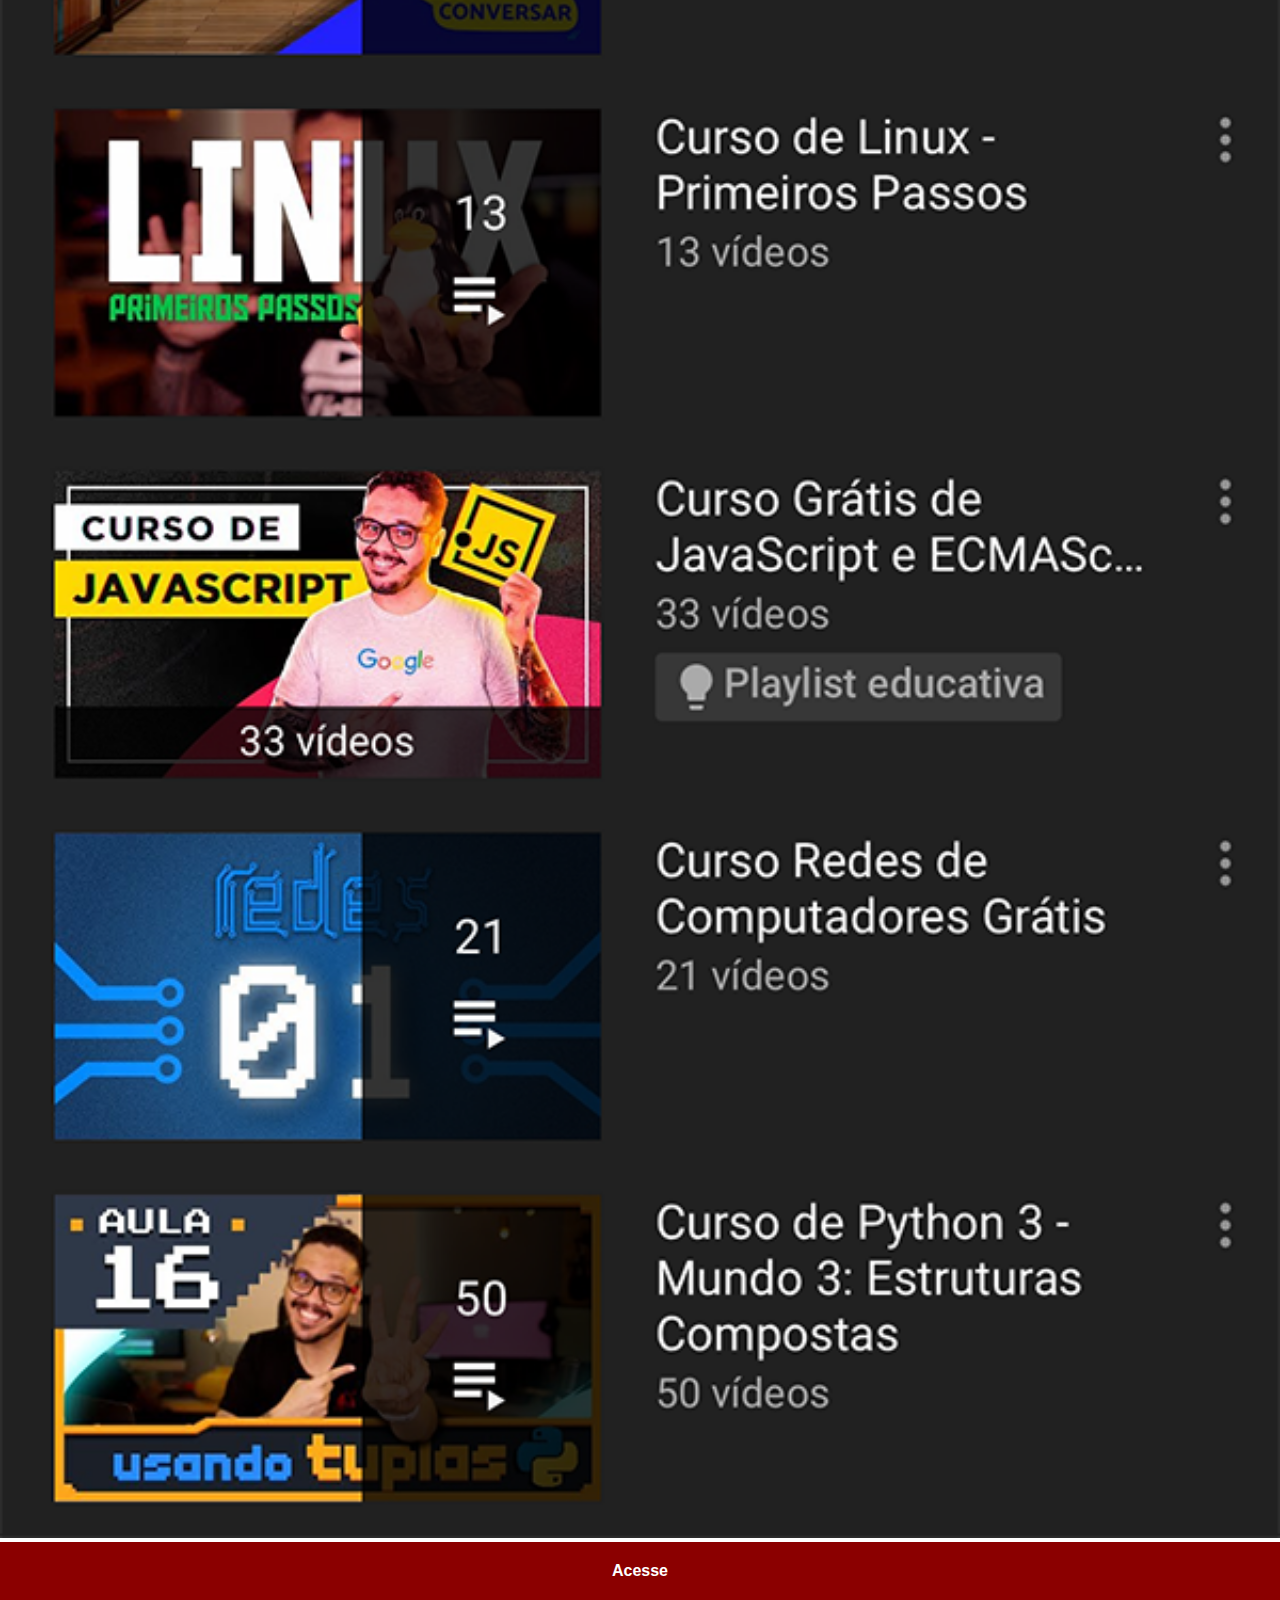
<file: youtube.html>
<!DOCTYPE html>
<html lang="pt-br">
<head>
    <meta charset="UTF-8">
    <meta http-equiv="X-UA-Compatible" content="IE=edge">
    <meta name="viewport" content="width=device-width, initial-scale=1.0">
    <title>Youtube</title>
    <link rel="stylesheet" href="estilos/social.css">
</head>
<body>
    <img src="imagens/tela-youtube.png" alt="">
    <a href="https://www.youtube.com/c/CursoemVídeo/playlists" target="_blank">Acesse</a>
</body>
</html>
</file>
<file: estilos/style.css>
@charset "UTF-8";

*{
    margin: 0px;
    padding: 0px;
    font-family: Arial, Helvetica, sans-serif;
}

html, body{
    height: 100vh;
    width: 100vw;
    background-color: black;
}

body{
    background: url('../imagens/fundo-madeira.jpg') no-repeat top center;
    background-size: cover;
    background-attachment: fixed;
}

main{
    height: 100vh;
    position: relative;
}

section#telefone {
    position: absolute;
    top: 50%;
    left: 50%;
    transform: translate(-50%, -50%);
    height: 627px;
    width: 311px;
    background: url('../imagens/frame-iphone.png')no-repeat;
}

iframe#tela {
    position: relative;
    top: 80px;
    left: 22px;
    width: 267px;
    height: 471px;
}

section#rede-social{
    text-align: right;
}

section#rede-social img{
    width: 50px;
    margin: 10px;
    border-radius: 50%;
    box-shadow: 2px 2px 5px black;
    box-sizing: border-box;
    

}

section#rede-social img:hover{
    border: 2px solid rgba(255, 255, 255, 0.562);
    transform: translate(-3px, -3px);
    box-shadow: 5px 5px 10px rgba(0, 0, 0, 0.562);
    transition: transform .5s;
}
</file>
<file: estilos/social.css>
*{
    margin: 0px;
    padding: 0px;
    font-family: Arial, Helvetica, sans-serif;

}
::-webkit-scrollbar{
width: 0px;
height: 0px;
}

img{
    width: 100vw;

}
a{
    display: block;
    background-color: darkred;
    color: white;
    padding: 20px;
    text-align: center;
    font-weight: bolder;
    text-decoration: none;
}
a:hover{
    background-color: red;
}
</file>
